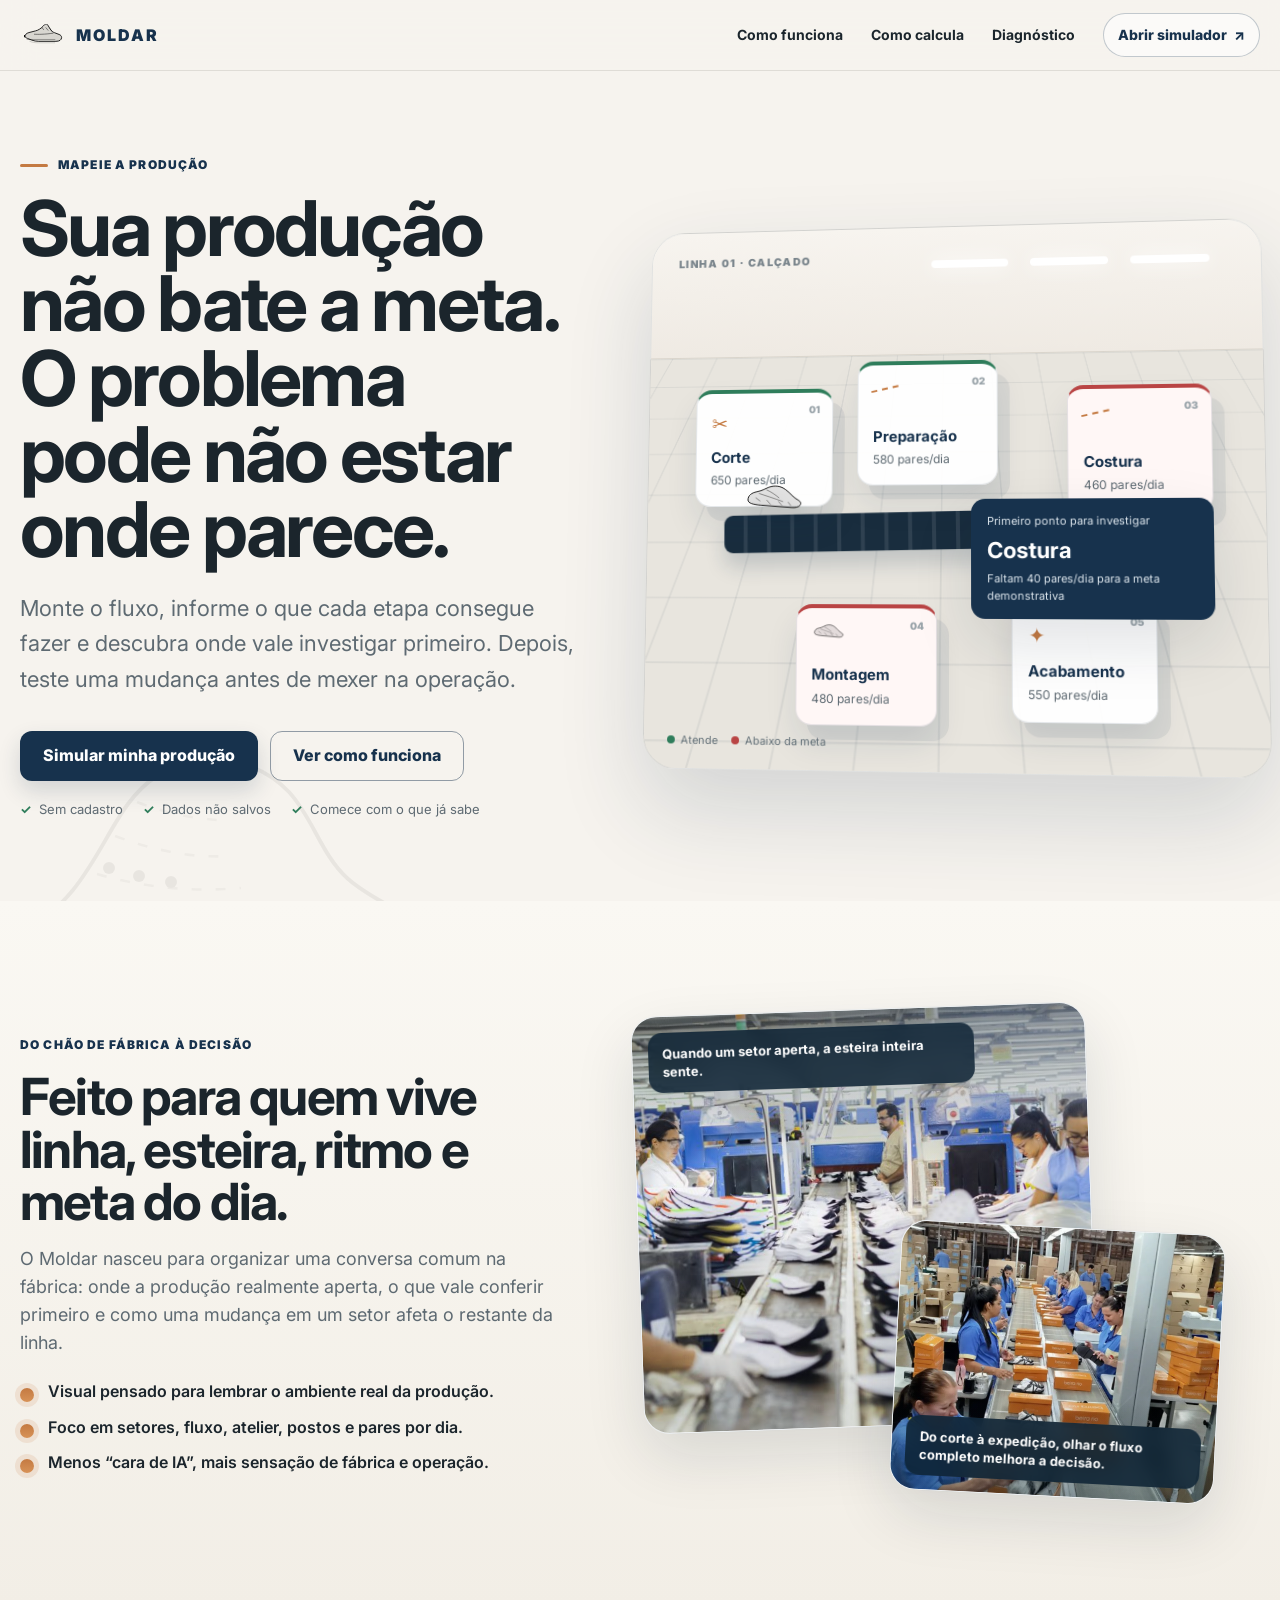
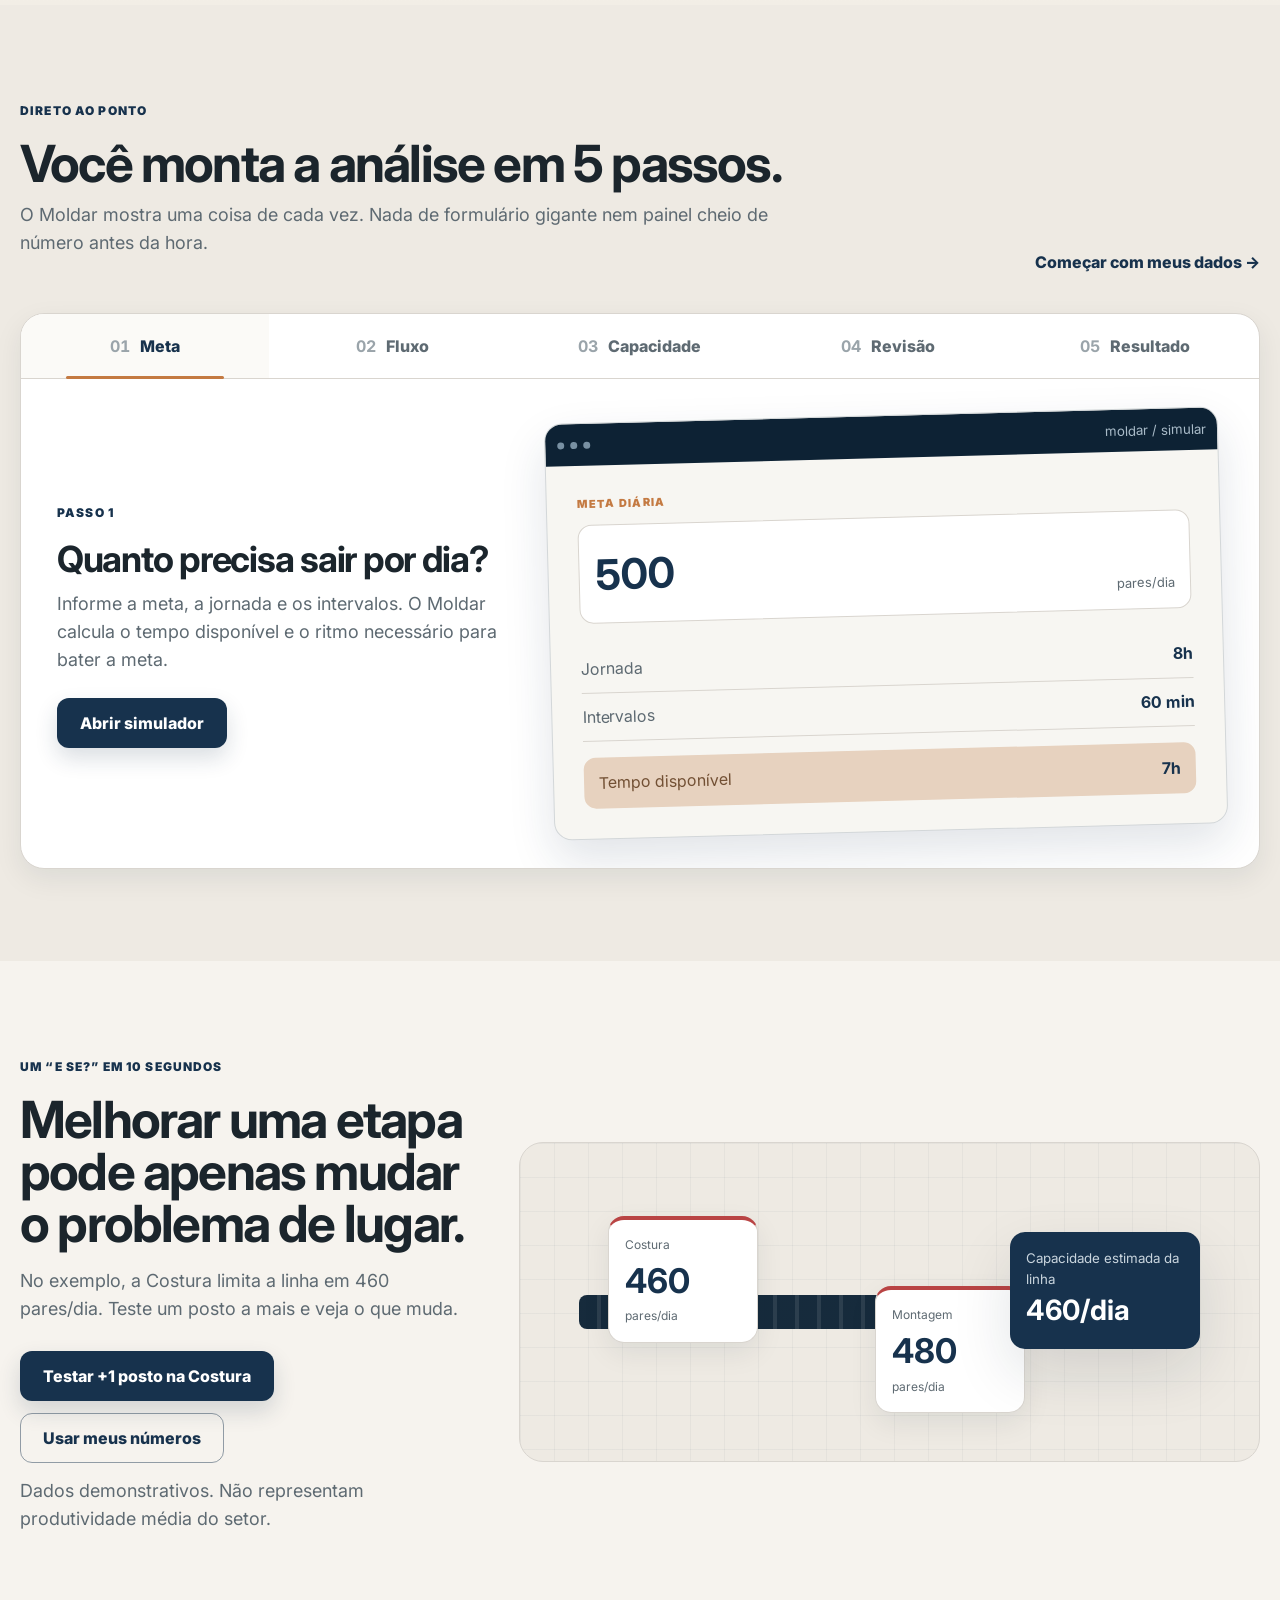
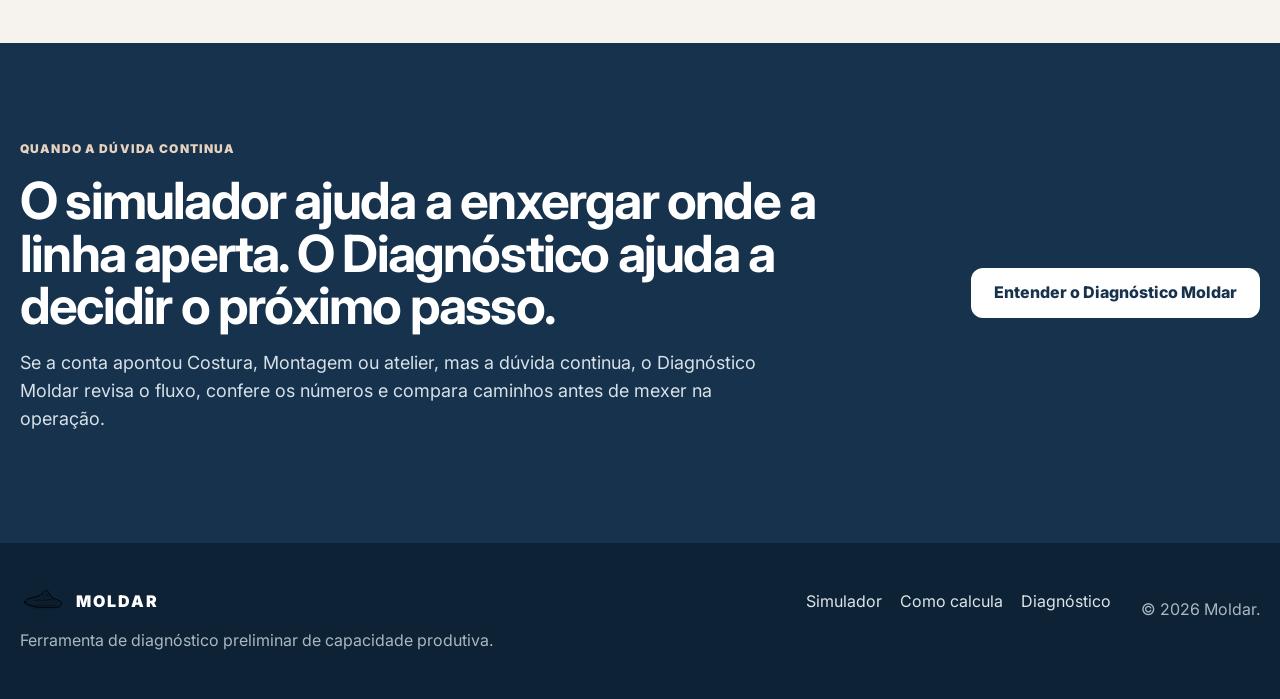
<file: index.html>
<!doctype html>
<html lang="pt-BR">
<head>
  <meta charset="utf-8">
  <meta name="viewport" content="width=device-width, initial-scale=1">
  <title>Moldar | Simulador de Capacidade Produtiva e Gargalos</title>
  <meta name="description" content="Monte sua linha de produção, compare capacidade e meta e teste cenários com o Moldar. Simulador com foco inicial na indústria calçadista.">
  <meta name="robots" content="index,follow,max-image-preview:large">
  <meta name="theme-color" content="#17324D">
  <link rel="canonical" href="https://SEU-DOMINIO.com/">
  <meta property="og:site_name" content="Moldar">
  <meta property="og:locale" content="pt_BR">
  <meta property="og:type" content="website">
  <meta property="og:title" content="Moldar | Simulador de Capacidade Produtiva e Gargalos">
  <meta property="og:description" content="Veja onde a capacidade aperta e teste cenários antes de mexer na operação.">
  <meta property="og:url" content="https://SEU-DOMINIO.com/">
  <meta property="og:image" content="https://SEU-DOMINIO.com/og-image.png">
  <meta name="twitter:card" content="summary_large_image">
  <meta name="twitter:title" content="Moldar | Simulador de Capacidade Produtiva e Gargalos">
  <meta name="twitter:description" content="Monte sua linha, compare capacidade e meta e teste cenários de produção.">
  <meta name="twitter:image" content="https://SEU-DOMINIO.com/og-image.png">
  <script type="application/ld+json">
  {
    "@context":"https://schema.org",
    "@graph":[
      {"@type":"WebSite","@id":"https://SEU-DOMINIO.com/#website","url":"https://SEU-DOMINIO.com/","name":"Moldar","inLanguage":"pt-BR"},
      {"@type":"WebPage","@id":"https://SEU-DOMINIO.com/#webpage","url":"https://SEU-DOMINIO.com/","name":"Moldar | Simulador de Capacidade Produtiva e Gargalos","description":"Monte sua linha de produção, compare capacidade e meta e teste cenários com o Moldar.","inLanguage":"pt-BR","isPartOf":{"@id":"https://SEU-DOMINIO.com/#website"}},
      {"@type":"WebApplication","@id":"https://SEU-DOMINIO.com/#app","name":"Moldar","url":"https://SEU-DOMINIO.com/simular/","description":"Simulador de capacidade produtiva para comparar etapas de uma linha de produção com a meta diária e testar cenários.","applicationCategory":"BusinessApplication","operatingSystem":"Web","inLanguage":"pt-BR","isAccessibleForFree":true,"offers":{"@type":"Offer","price":"0","priceCurrency":"BRL"}}
    ]
  }
  </script>
  <link rel="preconnect" href="https://fonts.googleapis.com">
  <link rel="preconnect" href="https://fonts.gstatic.com" crossorigin>
  <link rel="stylesheet" href="https://fonts.googleapis.com/css2?family=Inter:wght@400;500;600;700;800;900&display=swap">
  <link rel="stylesheet" href="./assets/css/styles.css">
  <script src="./assets/js/main.js" defer></script>
</head>
<body>
  <header class="site-header" data-header>
    <div class="container header-inner">
      <a class="brand" href="./index.html" aria-label="Moldar - início">
        <span class="brand-sole" aria-hidden="true"><img src="./assets/svg/brand-shoe.svg" alt=""></span>
        <span>MOLDAR</span>
      </a>
      <button class="menu-toggle" type="button" aria-controls="site-nav" aria-expanded="false" aria-label="Abrir menu"><span></span></button>
      <nav class="site-nav" id="site-nav" aria-label="Principal">
        <a href="#como-funciona">Como funciona</a>
        <a href="./metodologia/index.html">Como calcula</a>
        <a href="./diagnostico/index.html">Diagnóstico</a>
        <a class="nav-cta" href="./simular/index.html">Abrir simulador <span aria-hidden="true">↗</span></a>
      </nav>
    </div>
  </header>

  <main>
    <section class="home-hero">
      <div class="hero-blueprint" aria-hidden="true"><img src="./assets/svg/upper.svg" alt=""></div>
      <div class="container hero-grid">
        <div class="hero-copy reveal is-visible">
          <div class="eyebrow"><span class="eyebrow-line"></span><span data-word-rotator>MAPEIE A PRODUÇÃO</span></div>
          <h1>Sua produção não bate a meta. O problema pode não estar onde parece.</h1>
          <p class="lead">Monte o fluxo, informe o que cada etapa consegue fazer e descubra onde vale investigar primeiro. Depois, teste uma mudança antes de mexer na operação.</p>
          <div class="hero-actions">
            <a class="btn btn-primary" href="./simular/index.html">Simular minha produção</a>
            <a class="btn btn-secondary" href="#como-funciona">Ver como funciona</a>
          </div>
          <div class="hero-proof" aria-label="Características do Moldar">
            <span><b>✓</b> Sem cadastro</span>
            <span><b>✓</b> Dados não salvos</span>
            <span><b>✓</b> Comece com o que já sabe</span>
          </div>
        </div>

        <div class="factory-hero reveal is-visible" data-factory-hero aria-label="Representação visual de uma linha de produção de calçados">
          <div class="factory-room">
            <div class="factory-wall">
              <span class="wall-label">LINHA 01 · CALÇADO</span>
              <span class="wall-light l1"></span><span class="wall-light l2"></span><span class="wall-light l3"></span>
            </div>
            <div class="factory-floor-grid"></div>
            <div class="conveyor conveyor-main"><span class="belt-slats"></span></div>
            <div class="moving-part" aria-hidden="true"><img src="./assets/svg/outsole.svg" alt=""></div>

            <article class="factory-cell cell-cut is-ok">
              <span class="cell-number">01</span><span class="cell-icon" aria-hidden="true">✂</span>
              <strong>Corte</strong><small>650 pares/dia</small>
            </article>
            <article class="factory-cell cell-prep is-ok">
              <span class="cell-number">02</span><span class="cell-icon stitch" aria-hidden="true"></span>
              <strong>Preparação</strong><small>580 pares/dia</small>
            </article>
            <article class="factory-cell cell-sew is-low">
              <span class="cell-number">03</span><span class="cell-icon stitch" aria-hidden="true"></span>
              <strong>Costura</strong><small>460 pares/dia</small>
            </article>
            <article class="factory-cell cell-assembly is-low">
              <span class="cell-number">04</span><span class="cell-icon last" aria-hidden="true"><img src="./assets/svg/outsole.svg" alt=""></span>
              <strong>Montagem</strong><small>480 pares/dia</small>
            </article>
            <article class="factory-cell cell-finish is-ok">
              <span class="cell-number">05</span><span class="cell-icon spark" aria-hidden="true">✦</span>
              <strong>Acabamento</strong><small>550 pares/dia</small>
            </article>

            <div class="factory-alert">
              <span>Primeiro ponto para investigar</span>
              <strong>Costura</strong>
              <small>Faltam 40 pares/dia para a meta demonstrativa</small>
            </div>
            <div class="factory-legend"><span><i class="dot ok"></i> Atende</span><span><i class="dot low"></i> Abaixo da meta</span></div>
          </div>
        </div>
      </div>
    </section>

    <section class="section factory-story-section">
      <div class="container factory-story-grid reveal">
        <div class="factory-story-copy">
          <span class="eyebrow">DO CHÃO DE FÁBRICA À DECISÃO</span>
          <h2>Feito para quem vive linha, esteira, ritmo e meta do dia.</h2>
          <p>O Moldar nasceu para organizar uma conversa comum na fábrica: onde a produção realmente aperta, o que vale conferir primeiro e como uma mudança em um setor afeta o restante da linha.</p>
          <ul class="factory-story-list">
            <li>Visual pensado para lembrar o ambiente real da produção.</li>
            <li>Foco em setores, fluxo, atelier, postos e pares por dia.</li>
            <li>Menos “cara de IA”, mais sensação de fábrica e operação.</li>
          </ul>
        </div>
        <div class="factory-photo-stack" aria-label="Referência visual de fábrica de calçados">
          <figure class="factory-photo-card photo-primary">
            <img src="./assets/images/factory-line.png" alt="Linha de produção de calçados com operadores de uniforme azul trabalhando ao redor de uma esteira com pares sendo movimentados">
            <figcaption>Quando um setor aperta, a esteira inteira sente.</figcaption>
          </figure>
          <figure class="factory-photo-card photo-secondary">
            <img src="./assets/images/factory-packing.png" alt="Equipe de produção em fábrica de calçados embalando pares em caixas laranja ao longo de uma linha de expedição">
            <figcaption>Do corte à expedição, olhar o fluxo completo melhora a decisão.</figcaption>
          </figure>
        </div>
      </div>
    </section>

    <section class="section section-surface" id="como-funciona">
      <div class="container">
        <div class="section-heading reveal">
          <div>
            <span class="eyebrow">DIRETO AO PONTO</span>
            <h2>Você monta a análise em 5 passos.</h2>
            <p>O Moldar mostra uma coisa de cada vez. Nada de formulário gigante nem painel cheio de número antes da hora.</p>
          </div>
          <a class="text-link" href="./simular/index.html">Começar com meus dados <span aria-hidden="true">→</span></a>
        </div>

        <div class="how-interactive reveal" data-how>
          <div class="how-nav" role="tablist" aria-label="Etapas do simulador">
            <button class="how-tab is-active" type="button" role="tab" aria-selected="true" data-how-tab="0"><b>01</b><span>Meta</span></button>
            <button class="how-tab" type="button" role="tab" aria-selected="false" data-how-tab="1"><b>02</b><span>Fluxo</span></button>
            <button class="how-tab" type="button" role="tab" aria-selected="false" data-how-tab="2"><b>03</b><span>Capacidade</span></button>
            <button class="how-tab" type="button" role="tab" aria-selected="false" data-how-tab="3"><b>04</b><span>Revisão</span></button>
            <button class="how-tab" type="button" role="tab" aria-selected="false" data-how-tab="4"><b>05</b><span>Resultado</span></button>
          </div>
          <div class="how-stage">
            <div class="how-copy" aria-live="polite">
              <span class="eyebrow" data-how-kicker>PASSO 1</span>
              <h3 data-how-title>Quanto precisa sair por dia?</h3>
              <p data-how-text>Informe a meta, a jornada e os intervalos. O Moldar calcula o tempo disponível e o ritmo necessário para bater a meta.</p>
              <a class="btn btn-primary" href="./simular/index.html">Abrir simulador</a>
            </div>
            <div class="how-visual" data-how-visual aria-hidden="true">
              <div class="mock-window">
                <div class="mock-top"><span></span><span></span><span></span><small>moldar / simular</small></div>
                <div class="mock-content" data-how-mock>
                  <div class="mock-label">META DIÁRIA</div>
                  <div class="mock-input"><strong>500</strong><span>pares/dia</span></div>
                  <div class="mock-row"><span>Jornada</span><b>8h</b></div>
                  <div class="mock-row"><span>Intervalos</span><b>60 min</b></div>
                  <div class="mock-output">Tempo disponível <b>7h</b></div>
                </div>
              </div>
            </div>
          </div>
        </div>
      </div>
    </section>

    <section class="section example-section">
      <div class="container example-grid reveal" data-home-demo>
        <div class="example-copy">
          <span class="eyebrow">UM “E SE?” EM 10 SEGUNDOS</span>
          <h2>Melhorar uma etapa pode apenas mudar o problema de lugar.</h2>
          <p>No exemplo, a Costura limita a linha em 460 pares/dia. Teste um posto a mais e veja o que muda.</p>
          <div class="cta-row">
            <button class="btn btn-primary" type="button" data-demo-open>Testar +1 posto na Costura</button>
            <a class="btn btn-secondary" href="./simular/index.html">Usar meus números</a>
          </div>
          <p class="micro">Dados demonstrativos. Não representam produtividade média do setor.</p>
        </div>
        <div class="example-conveyor" aria-label="Exemplo demonstrativo de mudança de limitação">
          <div class="example-track"><span class="example-part"><img src="./assets/svg/outsole.svg" alt=""></span></div>
          <article class="example-node low"><span>Costura</span><strong>460</strong><small>pares/dia</small></article>
          <article class="example-node low softer"><span>Montagem</span><strong>480</strong><small>pares/dia</small></article>
          <div class="example-result"><small>Capacidade estimada da linha</small><strong>460/dia</strong></div>
        </div>
      </div>
    </section>

    <section class="section diagnosis-teaser">
      <div class="container diagnosis-teaser-inner reveal">
        <div>
          <span class="eyebrow light">QUANDO A DÚVIDA CONTINUA</span>
          <h2>O simulador ajuda a enxergar onde a linha aperta. O Diagnóstico ajuda a decidir o próximo passo.</h2>
          <p>Se a conta apontou Costura, Montagem ou atelier, mas a dúvida continua, o Diagnóstico Moldar revisa o fluxo, confere os números e compara caminhos antes de mexer na operação.</p>
        </div>
        <a class="btn btn-light" href="./diagnostico/index.html">Entender o Diagnóstico Moldar</a>
      </div>
    </section>
  </main>

  <footer class="footer">
    <div class="container footer-grid">
      <div><a class="brand footer-brand" href="./index.html"><span class="brand-sole" aria-hidden="true"><img src="./assets/svg/brand-shoe.svg" alt=""></span><span>MOLDAR</span></a><p>Ferramenta de diagnóstico preliminar de capacidade produtiva.</p></div>
      <nav class="footer-nav" aria-label="Rodapé"><a href="./simular/index.html">Simulador</a><a href="./metodologia/index.html">Como calcula</a><a href="./diagnostico/index.html">Diagnóstico</a></nav>
      <p>© <span data-current-year>2026</span> Moldar.</p>
    </div>
  </footer>

  <div class="modal" id="home-demo-modal" hidden>
    <div class="modal-backdrop" data-modal-close></div>
    <section class="modal-card scenario-explain" role="dialog" aria-modal="true" aria-labelledby="home-demo-title">
      <button class="modal-close" type="button" aria-label="Fechar" data-modal-close>×</button>
      <span class="eyebrow">O QUE ACONTECEU?</span>
      <h2 id="home-demo-title">A Costura melhora. A limitação muda.</h2>
      <div class="scenario-before-after">
        <div><small>Costura</small><strong><span>460</span><i>→</i><span class="good">575</span></strong><em>pares/dia</em></div>
        <div><small>Capacidade da linha</small><strong><span>460</span><i>→</i><span class="warn">480</span></strong><em>pares/dia</em></div>
      </div>
      <div class="scenario-story">
        <p><b>1.</b> A Costura deixa de ser a menor capacidade.</p>
        <p><b>2.</b> A Montagem, com 480 pares/dia, passa a limitar a linha.</p>
        <p><b>3.</b> A linha melhora só 20 pares/dia — não os 115 pares adicionados à Costura.</p>
      </div>
      <div class="scenario-conclusion"><span>Conclusão</span><strong>Melhorar um setor isoladamente pode apenas deslocar o ponto de atenção.</strong></div>
      <div class="modal-actions"><button class="btn btn-secondary" type="button" data-modal-close>Entendi</button><a class="btn btn-primary" href="./simular/index.html">Testar minha produção</a></div>
    </section>
  </div>
</body>
</html>
</file>
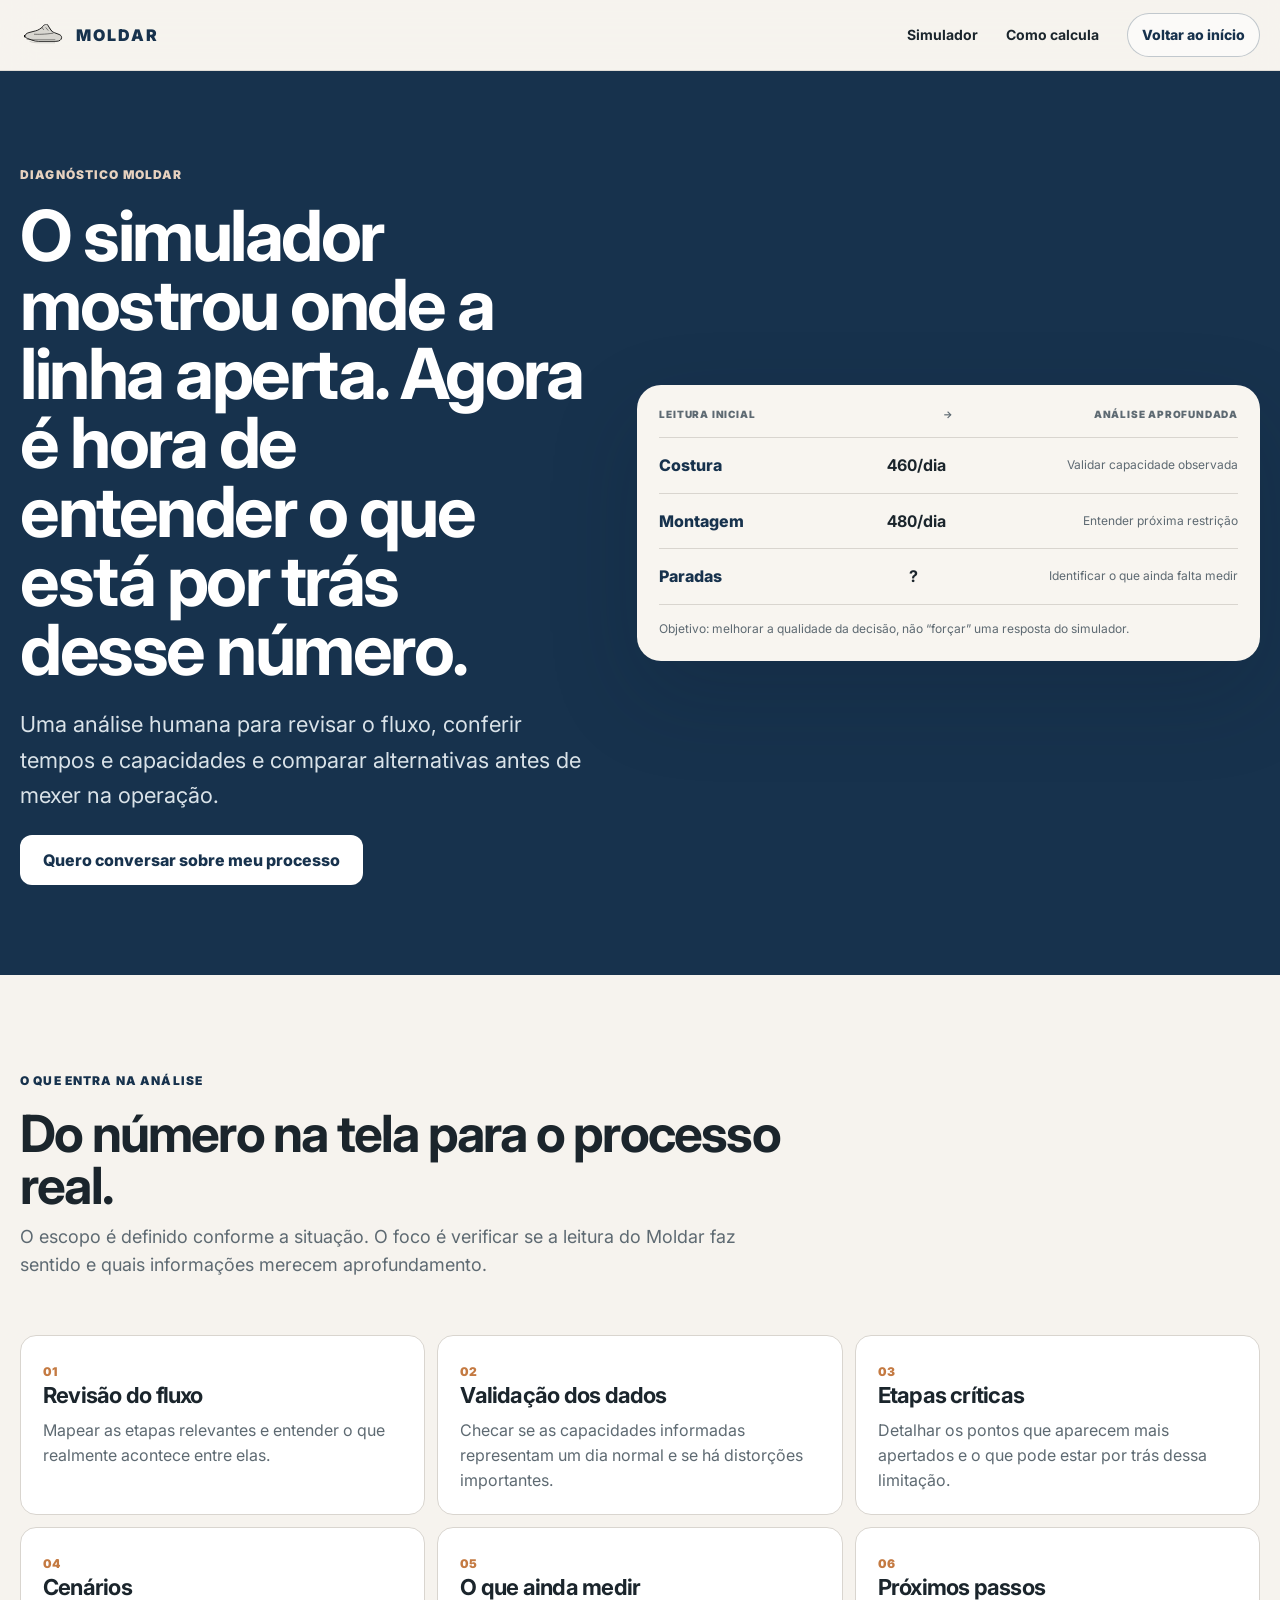
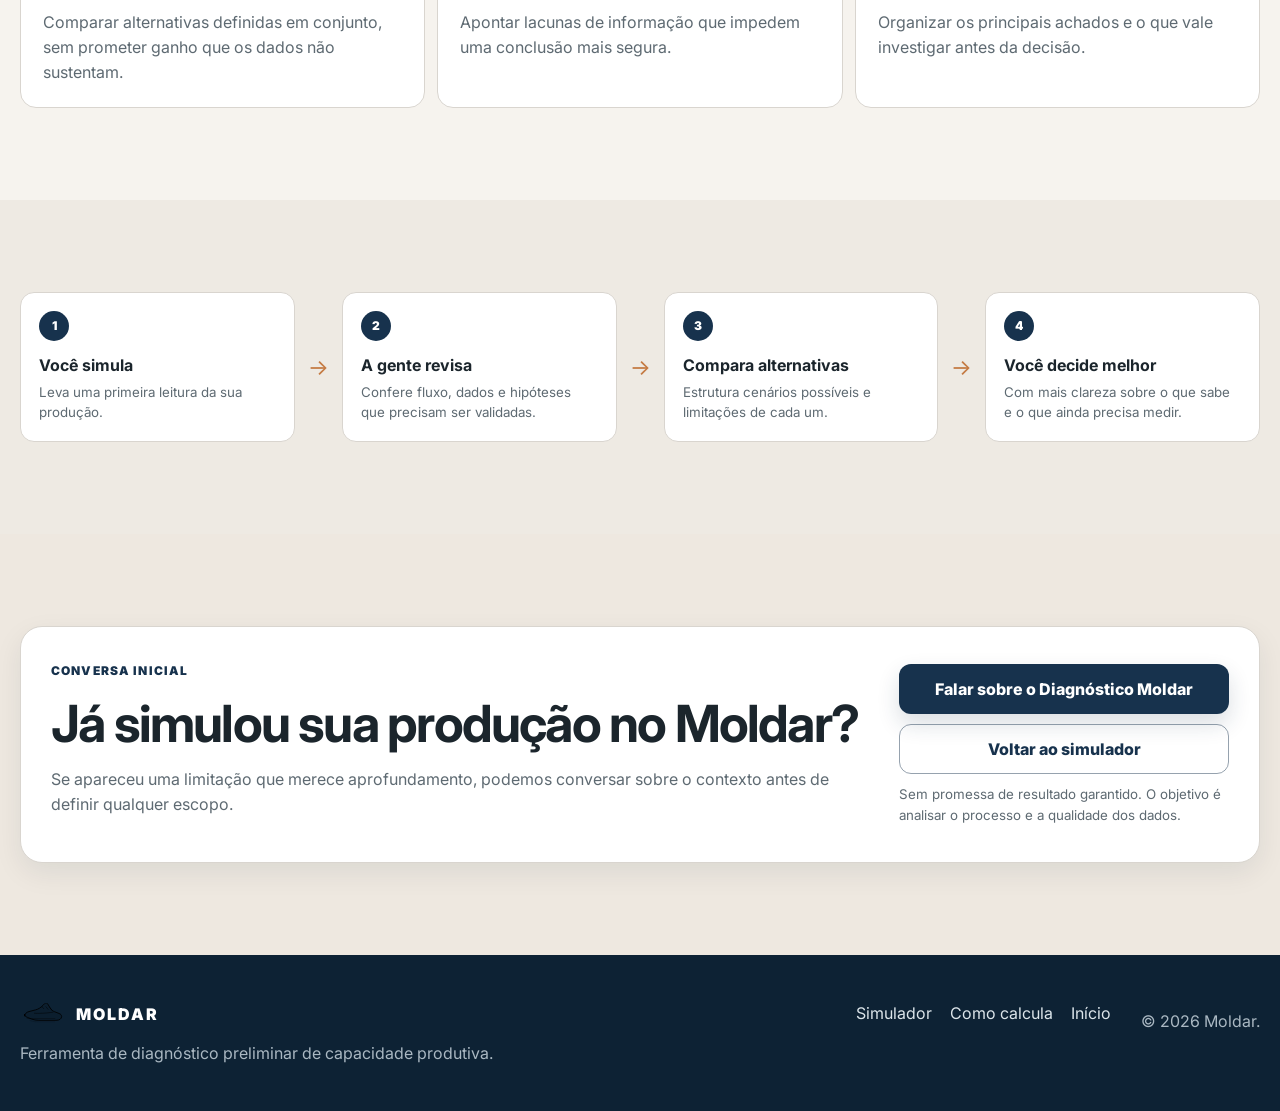
<file: diagnostico/index.html>
<!doctype html>
<html lang="pt-BR">
<head>
  <meta charset="utf-8">
  <meta name="viewport" content="width=device-width, initial-scale=1">
  <title>Diagnóstico Moldar | Análise de Capacidade e Fluxo</title>
  <meta name="description" content="Aprofunde a leitura do simulador com uma análise de fluxo, validação de dados e comparação de cenários produtivos.">
  <meta name="robots" content="index,follow,max-image-preview:large">
  <meta name="theme-color" content="#17324D">
  <link rel="canonical" href="https://SEU-DOMINIO.com/diagnostico/">
  <link rel="preconnect" href="https://fonts.googleapis.com">
  <link rel="preconnect" href="https://fonts.gstatic.com" crossorigin>
  <link rel="stylesheet" href="https://fonts.googleapis.com/css2?family=Inter:wght@400;500;600;700;800;900&display=swap">
  <link rel="stylesheet" href="../assets/css/styles.css">
  <script src="../assets/js/main.js" defer></script>
</head>
<body>
  <header class="site-header">
    <div class="container header-inner">
      <a class="brand" href="../index.html"><span class="brand-sole" aria-hidden="true"><img src="../assets/svg/brand-shoe.svg" alt=""></span><span>MOLDAR</span></a>
      <nav class="simple-nav"><a href="../simular/index.html">Simulador</a><a href="../metodologia/index.html">Como calcula</a><a class="nav-cta" href="../index.html">Voltar ao início</a></nav>
    </div>
  </header>

  <main>
    <section class="diagnostic-hero">
      <div class="container diagnostic-hero-grid">
        <div class="reveal is-visible"><span class="eyebrow light">DIAGNÓSTICO MOLDAR</span><h1>O simulador mostrou onde a linha aperta. Agora é hora de entender o que está por trás desse número.</h1><p class="lead light-text">Uma análise humana para revisar o fluxo, conferir tempos e capacidades e comparar alternativas antes de mexer na operação.</p><a class="btn btn-light" href="#contato">Quero conversar sobre meu processo</a></div>
        <div class="diagnostic-board reveal is-visible" aria-label="Exemplo de aprofundamento do diagnóstico">
          <div class="diag-board-head"><span>LEITURA INICIAL</span><b>→</b><span>ANÁLISE APROFUNDADA</span></div>
          <div class="diag-board-row"><span>Costura</span><strong>460/dia</strong><em>Validar capacidade observada</em></div>
          <div class="diag-board-row"><span>Montagem</span><strong>480/dia</strong><em>Entender próxima restrição</em></div>
          <div class="diag-board-row"><span>Paradas</span><strong>?</strong><em>Identificar o que ainda falta medir</em></div>
          <div class="diag-board-foot">Objetivo: melhorar a qualidade da decisão, não “forçar” uma resposta do simulador.</div>
        </div>
      </div>
    </section>

    <section class="section">
      <div class="container">
        <div class="section-heading reveal"><div><span class="eyebrow">O QUE ENTRA NA ANÁLISE</span><h2>Do número na tela para o processo real.</h2><p>O escopo é definido conforme a situação. O foco é verificar se a leitura do Moldar faz sentido e quais informações merecem aprofundamento.</p></div></div>
        <div class="deliverable-grid reveal">
          <article><span>01</span><h3>Revisão do fluxo</h3><p>Mapear as etapas relevantes e entender o que realmente acontece entre elas.</p></article>
          <article><span>02</span><h3>Validação dos dados</h3><p>Checar se as capacidades informadas representam um dia normal e se há distorções importantes.</p></article>
          <article><span>03</span><h3>Etapas críticas</h3><p>Detalhar os pontos que aparecem mais apertados e o que pode estar por trás dessa limitação.</p></article>
          <article><span>04</span><h3>Cenários</h3><p>Comparar alternativas definidas em conjunto, sem prometer ganho que os dados não sustentam.</p></article>
          <article><span>05</span><h3>O que ainda medir</h3><p>Apontar lacunas de informação que impedem uma conclusão mais segura.</p></article>
          <article><span>06</span><h3>Próximos passos</h3><p>Organizar os principais achados e o que vale investigar antes da decisão.</p></article>
        </div>
      </div>
    </section>

    <section class="section section-surface">
      <div class="container process-band reveal">
        <div><span>1</span><b>Você simula</b><small>Leva uma primeira leitura da sua produção.</small></div>
        <i>→</i>
        <div><span>2</span><b>A gente revisa</b><small>Confere fluxo, dados e hipóteses que precisam ser validadas.</small></div>
        <i>→</i>
        <div><span>3</span><b>Compara alternativas</b><small>Estrutura cenários possíveis e limitações de cada um.</small></div>
        <i>→</i>
        <div><span>4</span><b>Você decide melhor</b><small>Com mais clareza sobre o que sabe e o que ainda precisa medir.</small></div>
      </div>
    </section>

    <section class="section contact-section" id="contato">
      <div class="container contact-card reveal">
        <div><span class="eyebrow">CONVERSA INICIAL</span><h2>Já simulou sua produção no Moldar?</h2><p>Se apareceu uma limitação que merece aprofundamento, podemos conversar sobre o contexto antes de definir qualquer escopo.</p></div>
        <div class="contact-actions"><a class="btn btn-primary" data-wa href="#">Falar sobre o Diagnóstico Moldar</a><a class="btn btn-secondary" href="../simular/index.html">Voltar ao simulador</a><small>Sem promessa de resultado garantido. O objetivo é analisar o processo e a qualidade dos dados.</small></div>
      </div>
    </section>
  </main>

  <footer class="footer"><div class="container footer-grid"><div><a class="brand footer-brand" href="../index.html"><span class="brand-sole" aria-hidden="true"><img src="../assets/svg/brand-shoe.svg" alt=""></span><span>MOLDAR</span></a><p>Ferramenta de diagnóstico preliminar de capacidade produtiva.</p></div><nav class="footer-nav"><a href="../simular/index.html">Simulador</a><a href="../metodologia/index.html">Como calcula</a><a href="../index.html">Início</a></nav><p>© <span data-current-year>2026</span> Moldar.</p></div></footer>
</body>
</html>
</file>
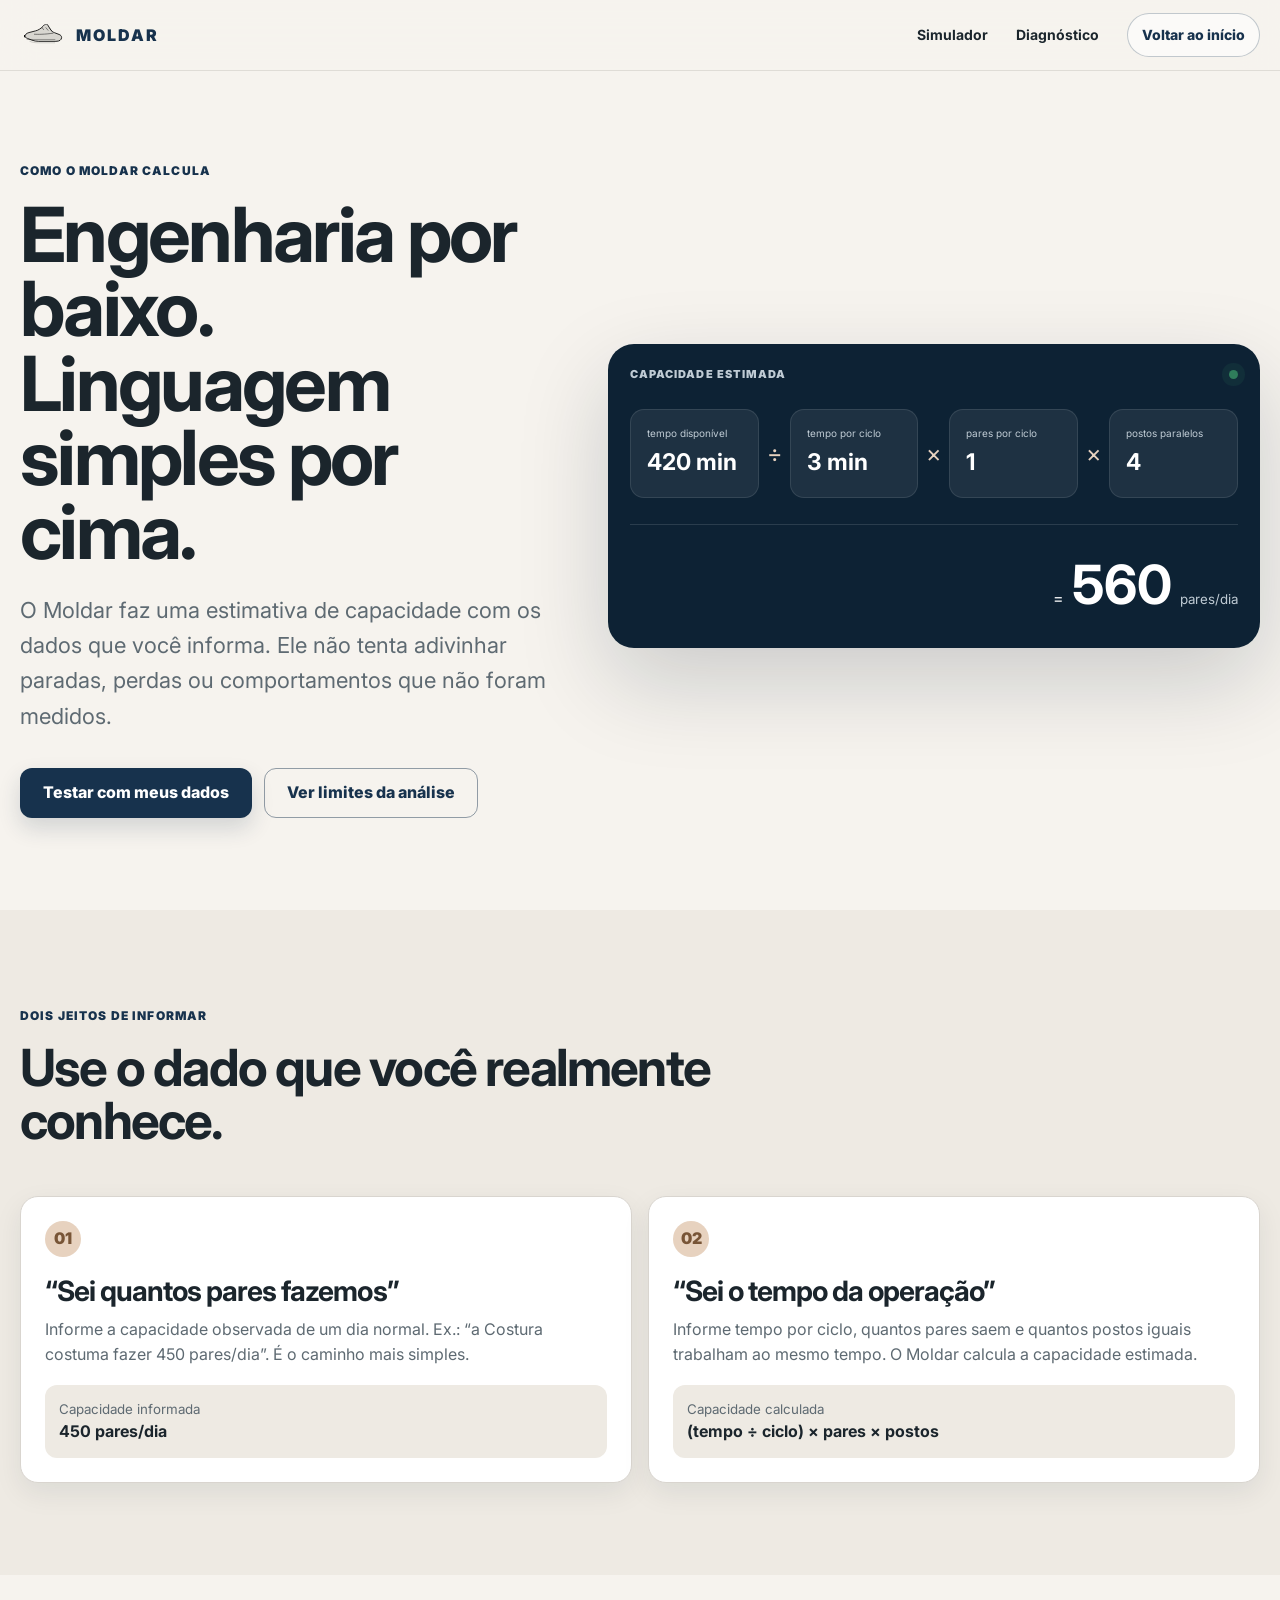
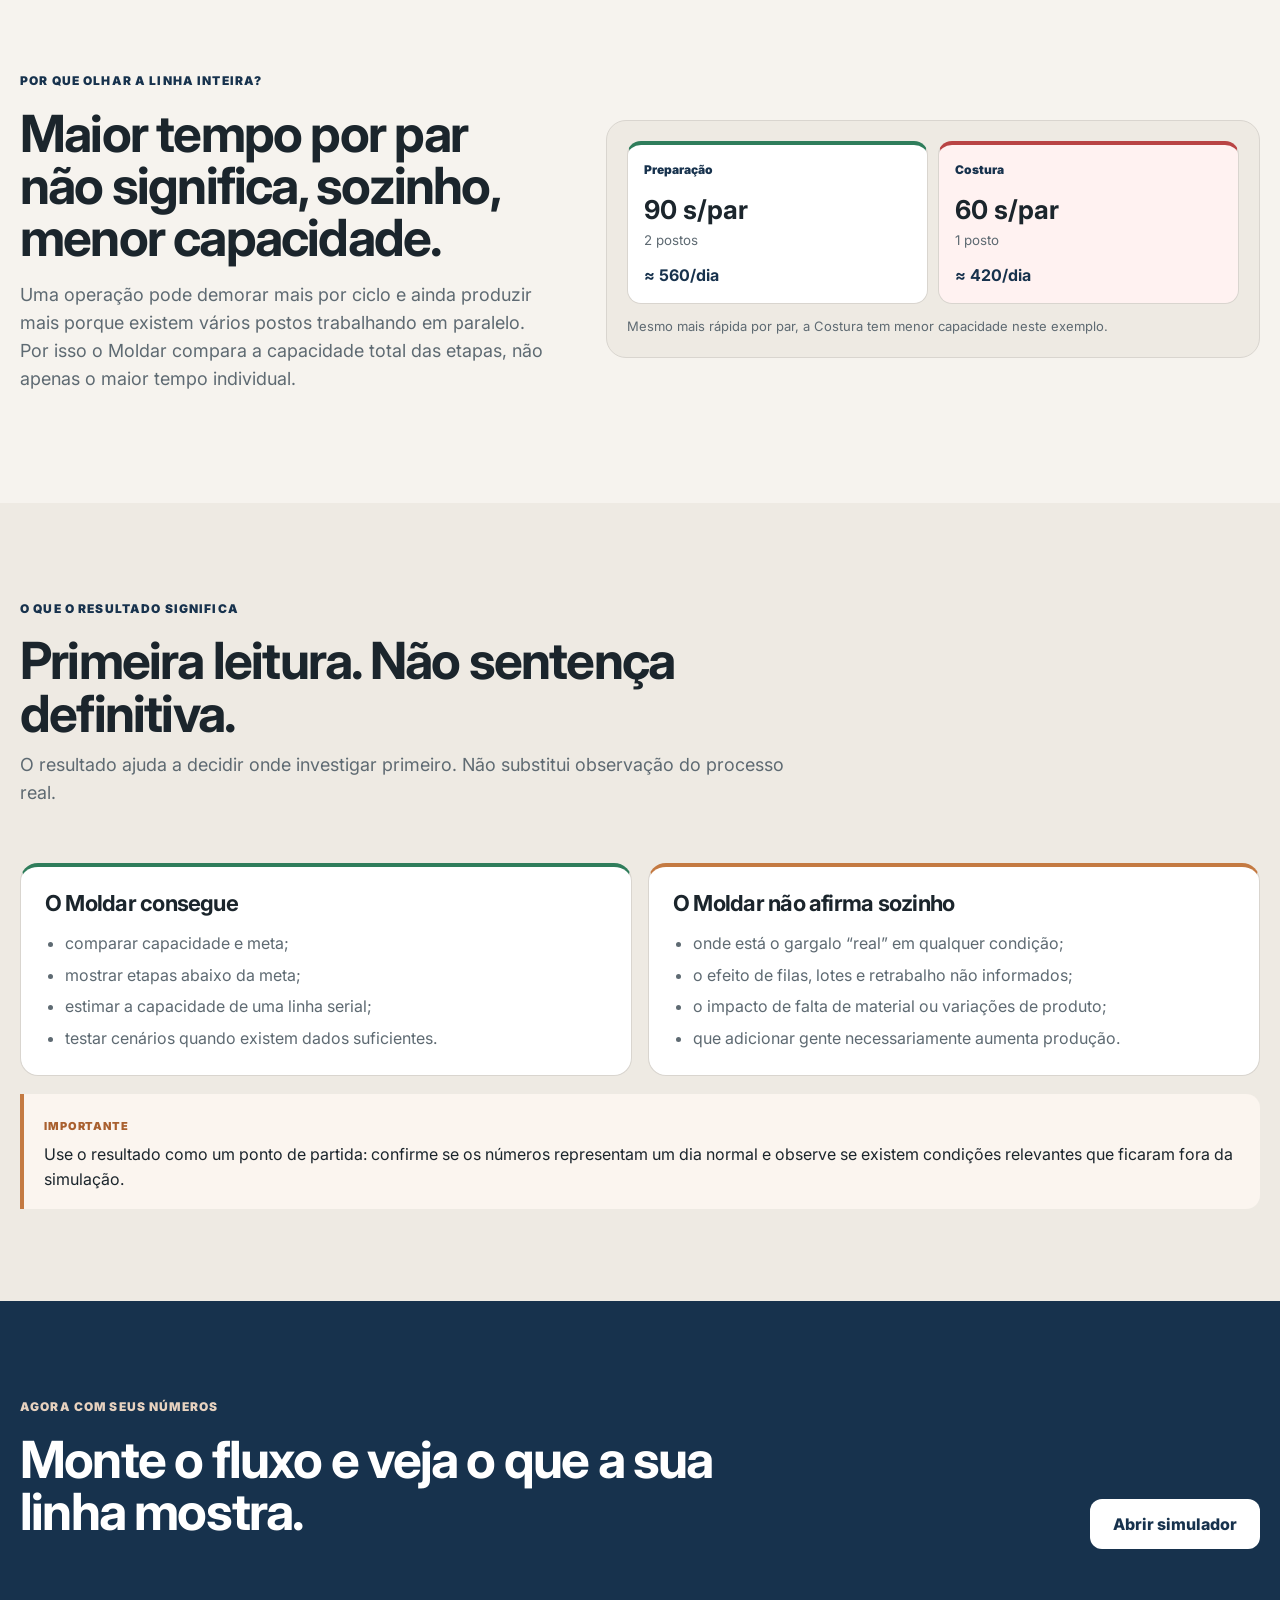
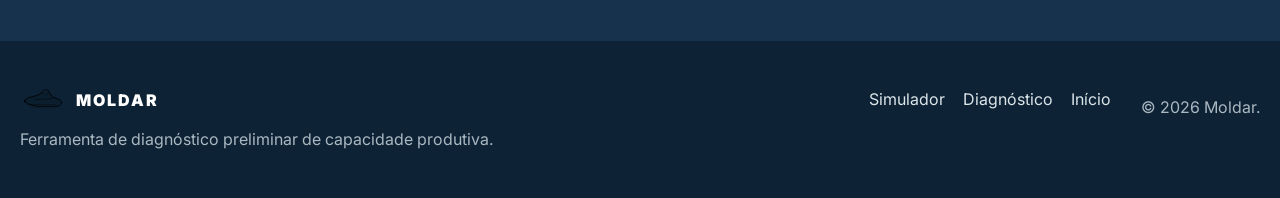
<file: metodologia/index.html>
<!doctype html>
<html lang="pt-BR">
<head>
  <meta charset="utf-8">
  <meta name="viewport" content="width=device-width, initial-scale=1">
  <title>Como o Moldar calcula a capacidade | Metodologia</title>
  <meta name="description" content="Entenda de forma simples como o Moldar estima a capacidade produtiva, compara etapas com a meta e quais são os limites da análise.">
  <meta name="robots" content="index,follow,max-image-preview:large">
  <meta name="theme-color" content="#17324D">
  <link rel="canonical" href="https://SEU-DOMINIO.com/metodologia/">
  <link rel="preconnect" href="https://fonts.googleapis.com">
  <link rel="preconnect" href="https://fonts.gstatic.com" crossorigin>
  <link rel="stylesheet" href="https://fonts.googleapis.com/css2?family=Inter:wght@400;500;600;700;800;900&display=swap">
  <link rel="stylesheet" href="../assets/css/styles.css">
  <script src="../assets/js/main.js" defer></script>
</head>
<body>
  <header class="site-header">
    <div class="container header-inner">
      <a class="brand" href="../index.html"><span class="brand-sole" aria-hidden="true"><img src="../assets/svg/brand-shoe.svg" alt=""></span><span>MOLDAR</span></a>
      <nav class="simple-nav" aria-label="Metodologia"><a href="../simular/index.html">Simulador</a><a href="../diagnostico/index.html">Diagnóstico</a><a class="nav-cta" href="../index.html">Voltar ao início</a></nav>
    </div>
  </header>

  <main>
    <section class="method-hero">
      <div class="container method-hero-grid">
        <div class="reveal is-visible">
          <span class="eyebrow">COMO O MOLDAR CALCULA</span>
          <h1>Engenharia por baixo. Linguagem simples por cima.</h1>
          <p class="lead">O Moldar faz uma estimativa de capacidade com os dados que você informa. Ele não tenta adivinhar paradas, perdas ou comportamentos que não foram medidos.</p>
          <div class="hero-actions"><a class="btn btn-primary" href="../simular/index.html">Testar com meus dados</a><a class="btn btn-secondary" href="#limites">Ver limites da análise</a></div>
        </div>
        <div class="formula-machine reveal is-visible" aria-label="Fórmula simplificada de capacidade">
          <div class="formula-machine-top"><span>CAPACIDADE ESTIMADA</span><i></i></div>
          <div class="formula-machine-body">
            <div class="formula-piece"><small>tempo disponível</small><strong>420 min</strong></div>
            <span class="formula-op">÷</span>
            <div class="formula-piece"><small>tempo por ciclo</small><strong>3 min</strong></div>
            <span class="formula-op">×</span>
            <div class="formula-piece"><small>pares por ciclo</small><strong>1</strong></div>
            <span class="formula-op">×</span>
            <div class="formula-piece"><small>postos paralelos</small><strong>4</strong></div>
          </div>
          <div class="formula-output"><span>=</span><strong>560</strong><small>pares/dia</small></div>
        </div>
      </div>
    </section>

    <section class="section section-surface">
      <div class="container">
        <div class="section-heading reveal"><div><span class="eyebrow">DOIS JEITOS DE INFORMAR</span><h2>Use o dado que você realmente conhece.</h2></div></div>
        <div class="method-grid reveal">
          <article class="method-card"><span class="method-number">01</span><h3>“Sei quantos pares fazemos”</h3><p>Informe a capacidade observada de um dia normal. Ex.: “a Costura costuma fazer 450 pares/dia”. É o caminho mais simples.</p><div class="method-example"><small>Capacidade informada</small><strong>450 pares/dia</strong></div></article>
          <article class="method-card"><span class="method-number">02</span><h3>“Sei o tempo da operação”</h3><p>Informe tempo por ciclo, quantos pares saem e quantos postos iguais trabalham ao mesmo tempo. O Moldar calcula a capacidade estimada.</p><div class="method-example"><small>Capacidade calculada</small><strong>(tempo ÷ ciclo) × pares × postos</strong></div></article>
        </div>
      </div>
    </section>

    <section class="section">
      <div class="container method-story reveal">
        <div>
          <span class="eyebrow">POR QUE OLHAR A LINHA INTEIRA?</span>
          <h2>Maior tempo por par não significa, sozinho, menor capacidade.</h2>
          <p>Uma operação pode demorar mais por ciclo e ainda produzir mais porque existem vários postos trabalhando em paralelo. Por isso o Moldar compara a capacidade total das etapas, não apenas o maior tempo individual.</p>
        </div>
        <div class="comparison-machine">
          <article><span>Preparação</span><strong>90 s/par</strong><small>2 postos</small><b>≈ 560/dia</b></article>
          <article class="is-critical"><span>Costura</span><strong>60 s/par</strong><small>1 posto</small><b>≈ 420/dia</b></article>
          <p>Mesmo mais rápida por par, a Costura tem menor capacidade neste exemplo.</p>
        </div>
      </div>
    </section>

    <section class="section section-surface" id="limites">
      <div class="container">
        <div class="section-heading reveal"><div><span class="eyebrow">O QUE O RESULTADO SIGNIFICA</span><h2>Primeira leitura. Não sentença definitiva.</h2><p>O resultado ajuda a decidir onde investigar primeiro. Não substitui observação do processo real.</p></div></div>
        <div class="limits-grid reveal">
          <article class="limit-card good"><h3>O Moldar consegue</h3><ul><li>comparar capacidade e meta;</li><li>mostrar etapas abaixo da meta;</li><li>estimar a capacidade de uma linha serial;</li><li>testar cenários quando existem dados suficientes.</li></ul></article>
          <article class="limit-card"><h3>O Moldar não afirma sozinho</h3><ul><li>onde está o gargalo “real” em qualquer condição;</li><li>o efeito de filas, lotes e retrabalho não informados;</li><li>o impacto de falta de material ou variações de produto;</li><li>que adicionar gente necessariamente aumenta produção.</li></ul></article>
        </div>
        <div class="method-note reveal"><span>Importante</span><p>Use o resultado como um ponto de partida: confirme se os números representam um dia normal e observe se existem condições relevantes que ficaram fora da simulação.</p></div>
      </div>
    </section>

    <section class="section section-dark compact-cta">
      <div class="container section-heading reveal"><div><span class="eyebrow light">AGORA COM SEUS NÚMEROS</span><h2>Monte o fluxo e veja o que a sua linha mostra.</h2></div><a class="btn btn-light" href="../simular/index.html">Abrir simulador</a></div>
    </section>
  </main>

  <footer class="footer"><div class="container footer-grid"><div><a class="brand footer-brand" href="../index.html"><span class="brand-sole" aria-hidden="true"><img src="../assets/svg/brand-shoe.svg" alt=""></span><span>MOLDAR</span></a><p>Ferramenta de diagnóstico preliminar de capacidade produtiva.</p></div><nav class="footer-nav"><a href="../simular/index.html">Simulador</a><a href="../diagnostico/index.html">Diagnóstico</a><a href="../index.html">Início</a></nav><p>© <span data-current-year>2026</span> Moldar.</p></div></footer>
</body>
</html>
</file>
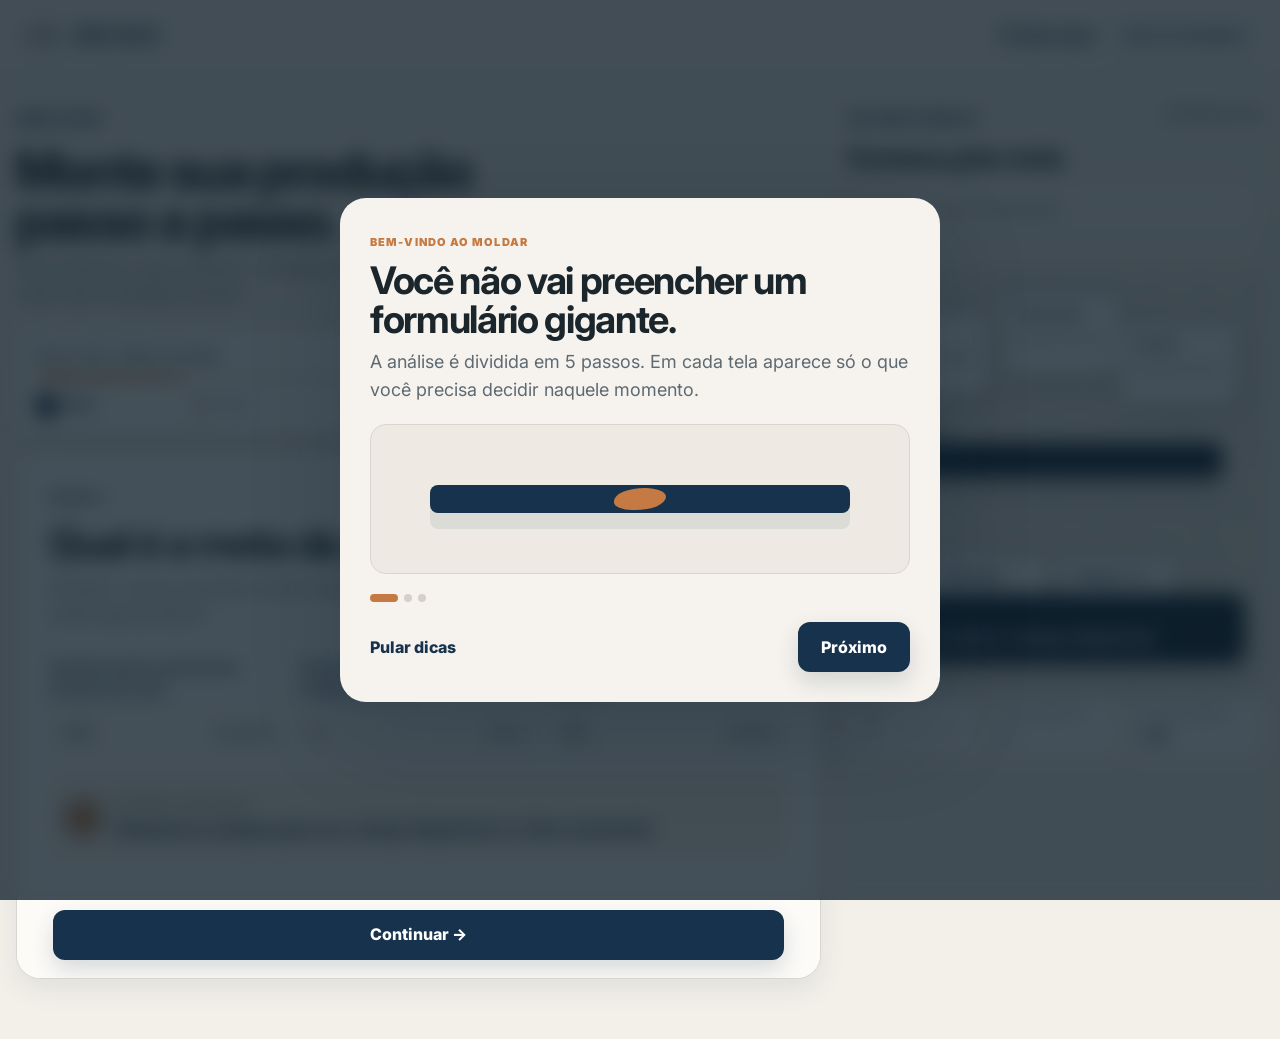
<file: simular/index.html>
<!doctype html>
<html lang="pt-BR">
<head>
  <meta charset="utf-8">
  <meta name="viewport" content="width=device-width, initial-scale=1">
  <title>Simulador de Capacidade Produtiva | Moldar</title>
  <meta name="description" content="Monte sua linha de produção em 5 passos, compare a capacidade das etapas com a meta diária e teste cenários no Moldar.">
  <meta name="robots" content="index,follow,max-image-preview:large">
  <meta name="theme-color" content="#17324D">
  <link rel="canonical" href="https://SEU-DOMINIO.com/simular/">
  <meta property="og:site_name" content="Moldar">
  <meta property="og:locale" content="pt_BR">
  <meta property="og:type" content="website">
  <meta property="og:title" content="Simulador de Capacidade Produtiva | Moldar">
  <meta property="og:description" content="Informe sua meta, monte o fluxo e veja onde a capacidade pode estar apertando.">
  <meta property="og:url" content="https://SEU-DOMINIO.com/simular/">
  <link rel="preconnect" href="https://fonts.googleapis.com">
  <link rel="preconnect" href="https://fonts.gstatic.com" crossorigin>
  <link rel="stylesheet" href="https://fonts.googleapis.com/css2?family=Inter:wght@400;500;600;700;800;900&display=swap">
  <link rel="stylesheet" href="../assets/css/styles.css">
  <script src="../assets/js/simulator.js" defer></script>
</head>
<body class="sim-page">
  <header class="sim-header">
    <div class="container sim-header-inner">
      <a class="brand" href="../index.html" aria-label="Moldar - início">
        <span class="brand-sole" aria-hidden="true"><img src="../assets/svg/brand-shoe.svg" alt=""></span><span>MOLDAR</span>
      </a>
      <div class="sim-header-actions">
        <button class="help-link" type="button" id="reopen-onboarding">? Como usar</button>
        <a class="nav-cta" href="../index.html">Sair do simulador</a>
      </div>
    </div>
  </header>

  <main class="simulator-shell" id="simulator-wizard">
    <section class="simulator-main">
      <div class="wizard-intro">
        <div>
          <span class="eyebrow">SIMULADOR</span>
          <h1>Monte sua produção passo a passo.</h1>
          <p>Você informa o que conhece. O Moldar organiza a conta e mostra onde vale investigar primeiro.</p>
        </div>
        <button class="btn btn-secondary btn-small" type="button" id="load-example">Carregar exemplo pronto</button>
      </div>

      <div class="wizard-progress-wrap">
        <div class="wizard-progress-meta">
          <span id="wizard-step-label">Passo 1 de 5 · Meta e jornada</span>
          <strong id="wizard-progress-text">20%</strong>
        </div>
        <div class="wizard-progress-track"><span id="wizard-progress-bar" style="width:20%"></span></div>
        <div class="wizard-progress-steps" aria-label="Etapas do simulador">
          <button class="wizard-progress-step is-active" type="button" data-progress-step="1" disabled><b>1</b><span>Meta</span></button>
          <button class="wizard-progress-step" type="button" data-progress-step="2" disabled><b>2</b><span>Fluxo</span></button>
          <button class="wizard-progress-step" type="button" data-progress-step="3" disabled><b>3</b><span>Capacidade</span></button>
          <button class="wizard-progress-step" type="button" data-progress-step="4" disabled><b>4</b><span>Revisão</span></button>
          <button class="wizard-progress-step" type="button" data-progress-step="5" disabled><b>5</b><span>Resultado</span></button>
        </div>
      </div>

      <section class="wizard-card" aria-live="polite">
        <div class="wizard-slide is-active" data-step-panel="1">
          <div class="wizard-panel-head">
            <div><span class="eyebrow">PASSO 1</span><h2>Qual é a meta da produção?</h2><p>Primeiro, vamos entender quanto precisa sair e quanto tempo existe para produzir.</p></div>
            <span class="tip-pill">Comece com um dia normal</span>
          </div>
          <div class="schedule-grid">
            <label class="field"><span>Quantos pares você precisa produzir por dia?</span><div class="input-with-unit"><input class="input" id="meta" type="number" min="1" step="1" inputmode="decimal" placeholder="500"><span>pares/dia</span></div></label>
            <label class="field"><span>Quantas horas a produção trabalha por dia?</span><div class="input-with-unit"><input class="input" id="hours" type="number" min="0.25" max="24" step="0.25" inputmode="decimal" placeholder="8"><span>horas</span></div></label>
            <label class="field"><span>Tempo total de intervalos nesse período</span><div class="input-with-unit"><input class="input" id="breaks" type="number" min="0" step="1" inputmode="decimal" placeholder="60"><span>minutos</span></div></label>
          </div>
          <div class="schedule-insight" id="schedule-preview">
            <span class="insight-icon" aria-hidden="true">↳</span>
            <div><small>O Moldar calcula aqui</small><strong>Preencha os campos para ver o tempo disponível e o ritmo necessário.</strong></div>
          </div>
        </div>

        <div class="wizard-slide" data-step-panel="2" hidden>
          <div class="wizard-panel-head">
            <div><span class="eyebrow">PASSO 2</span><h2>Como o par passa pela sua produção?</h2><p>Use o exemplo como ponto de partida. Mude os nomes, a ordem e as etapas até ficar parecido com a sua realidade.</p></div>
            <span class="tip-pill">Tudo é editável</span>
          </div>
          <div class="stage-editor" id="stage-editor"></div>
          <button class="add-stage-card" type="button" id="add-stage"><span>+</span><div><strong>Adicionar etapa</strong><small>Ex.: Chanfragem, Aplicação de adesivo, Embalagem...</small></div></button>
        </div>

        <div class="wizard-slide" data-step-panel="3" hidden>
          <div class="wizard-panel-head">
            <div><span class="eyebrow">PASSO 3</span><h2>Quanto cada etapa consegue fazer?</h2><p>Preencha uma etapa por vez. O preview da fábrica vai mudando enquanto você avança.</p></div>
            <span class="tip-pill" id="capacity-counter">0 de 6 completas</span>
          </div>
          <div class="capacity-step-layout">
            <nav class="capacity-stage-nav" id="capacity-stage-nav" aria-label="Etapas da produção"></nav>
            <div class="capacity-stage-editor" id="capacity-stage-editor"></div>
          </div>
        </div>

        <div class="wizard-slide" data-step-panel="4" hidden>
          <div class="wizard-panel-head">
            <div><span class="eyebrow">PASSO 4</span><h2>Confere com a sua realidade?</h2><p>Revise a meta e as capacidades antes do diagnóstico. Você pode voltar e corrigir qualquer etapa.</p></div>
            <span class="tip-pill">Última conferência</span>
          </div>
          <div id="review-content"></div>
        </div>

        <div class="wizard-slide result-slide" data-step-panel="5" hidden>
          <div id="results-content"></div>
        </div>

        <div class="validation-box" id="wizard-validation" hidden></div>
        <div class="wizard-actions">
          <button class="btn btn-secondary" type="button" id="wizard-back" hidden>← Voltar</button>
          <span></span>
          <button class="btn btn-primary" type="button" id="wizard-next">Continuar →</button>
        </div>
      </section>
    </section>

    <aside class="factory-preview-wrap" aria-label="Prévia visual da produção">
      <div class="factory-preview" id="factory-preview">
        <div class="preview-head">
          <div><span class="eyebrow">SUA MINI FÁBRICA</span><h2 id="preview-title">Comece pela meta</h2></div>
          <span class="preview-live"><i></i> atualiza ao vivo</span>
        </div>
        <div class="preview-canvas">
          <div class="preview-wall"><span>MOLDAR · LINHA DE PRODUÇÃO</span></div>
          <div class="preview-floor"></div>
          <div class="preview-conveyor"><span class="preview-belt"></span></div>
          <div class="preview-part"><img src="../assets/svg/outsole.svg" alt=""></div>
          <div class="preview-stages" id="preview-stages"></div>
          <div class="preview-status" id="preview-status">
            <small>Enquanto você preenche</small>
            <strong>o fluxo aparece aqui.</strong>
          </div>
        </div>
        <div class="preview-summary" id="preview-summary">
          <div><small>Meta</small><strong>—</strong></div>
          <div><small>Tempo disponível</small><strong>—</strong></div>
          <div><small>Etapas completas</small><strong>0/6</strong></div>
        </div>
      </div>
    </aside>
  </main>

  <div class="onboarding" id="onboarding" hidden>
    <div class="onboarding-backdrop"></div>
    <section class="onboarding-card" role="dialog" aria-modal="true" aria-labelledby="onboarding-title">
      <span class="onboarding-kicker" data-onboarding-kicker></span>
      <h2 id="onboarding-title" data-onboarding-title></h2>
      <p data-onboarding-text></p>
      <div class="onboarding-visual" data-onboarding-visual aria-hidden="true"></div>
      <div class="onboarding-dots" id="onboarding-dots" aria-hidden="true"></div>
      <div class="onboarding-actions"><button class="text-button" type="button" id="onboarding-skip">Pular dicas</button><button class="btn btn-primary" type="button" id="onboarding-next">Próximo</button></div>
    </section>
  </div>

  <div class="modal" id="scenario-modal" hidden>
    <div class="modal-backdrop" data-scenario-close></div>
    <section class="modal-card scenario-modal-card" role="dialog" aria-modal="true" aria-labelledby="scenario-modal-title">
      <button class="modal-close" type="button" aria-label="Fechar" data-scenario-close>×</button>
      <span class="eyebrow">CENÁRIO “E SE?”</span>
      <h2 id="scenario-modal-title">O que mudaria?</h2>
      <div id="scenario-modal-content"></div>
      <div class="modal-actions"><button class="btn btn-secondary" type="button" data-scenario-close>Cancelar</button><button class="btn btn-primary" type="button" id="scenario-apply">Aplicar cenário</button></div>
    </section>
  </div>

  <div class="toast" id="toast" role="status" aria-live="polite" hidden></div>
</body>
</html>
</file>
<file: assets/css/styles.css>
:root{
  --navy:#17324D;--navy-2:#10283D;--navy-3:#0D2234;
  --caramel:#C47A42;--caramel-2:#A9602F;--caramel-soft:#E7D2BF;
  --paper:#F6F3EE;--surface:#EEEAE3;--white:#FFFFFF;
  --text:#1B252C;--muted:#5E6A72;--border:#D9D5CF;
  --green:#2F7D5B;--green-soft:#EEF7F2;--amber:#C58A27;--amber-soft:#FFF6E6;--red:#B94444;--red-soft:#FFF2F1;
  --shadow-sm:0 10px 28px rgba(18,35,49,.08);--shadow:0 24px 60px rgba(18,35,49,.12);--shadow-lg:0 34px 90px rgba(12,29,43,.18);
  --radius:18px;--radius-sm:12px;--max:1240px;
}
*{box-sizing:border-box}
html{scroll-behavior:smooth;scroll-padding-top:84px}
body{margin:0;font:400 16px/1.55 Inter,system-ui,-apple-system,BlinkMacSystemFont,"Segoe UI",sans-serif;color:var(--text);background:var(--paper);-webkit-font-smoothing:antialiased;text-rendering:optimizeLegibility}
body.modal-open{overflow:hidden}
a{color:inherit}
button,input,select{font:inherit}
button{color:inherit}
img,svg{display:block;max-width:100%}
button:focus-visible,a:focus-visible,input:focus-visible,select:focus-visible,summary:focus-visible{outline:3px solid rgba(196,122,66,.48);outline-offset:3px}
[hidden]{display:none!important}
.container{width:min(calc(100% - 40px),var(--max));margin-inline:auto}
.section{padding:92px 0}.section-surface{background:var(--surface)}.section-dark{background:var(--navy);color:var(--white)}
h1,h2,h3,p{margin-top:0}h1,h2,h3{letter-spacing:-.035em}h1{font-size:clamp(48px,6vw,82px);line-height:.98;margin-bottom:24px}h2{font-size:clamp(34px,4vw,56px);line-height:1.02;margin-bottom:18px}h3{font-size:22px;line-height:1.15;margin-bottom:10px}.lead{font-size:clamp(18px,2vw,22px);line-height:1.6;color:var(--muted);max-width:700px}.light-text{color:#D9E2E8}.micro{font-size:13px;color:var(--muted)}
.eyebrow{display:inline-flex;align-items:center;gap:10px;font-size:12px;font-weight:900;letter-spacing:.095em;text-transform:uppercase;color:var(--navy);margin-bottom:16px}.eyebrow.light{color:var(--caramel-soft)}.eyebrow-line{width:28px;height:3px;background:var(--caramel);border-radius:999px}
.btn{display:inline-flex;align-items:center;justify-content:center;gap:8px;min-height:50px;padding:0 22px;border-radius:12px;border:1px solid transparent;text-decoration:none;font-weight:800;cursor:pointer;transition:transform .22s ease,background .22s ease,border-color .22s ease,color .22s ease,box-shadow .22s ease}.btn:hover{transform:translateY(-2px)}.btn-primary{background:var(--navy);color:var(--white);box-shadow:0 10px 22px rgba(23,50,77,.16)}.btn-primary:hover{background:var(--navy-2);box-shadow:0 14px 28px rgba(23,50,77,.22)}.btn-secondary{background:transparent;color:var(--navy);border-color:rgba(23,50,77,.45)}.btn-secondary:hover{background:var(--white);border-color:var(--navy)}.btn-light{background:var(--white);color:var(--navy)}.btn-light:hover{background:var(--caramel-soft)}.btn-small{min-height:42px;padding-inline:16px}.text-link,.help-link,.text-button{border:0;background:none;padding:0;color:var(--navy);font-weight:800;text-decoration:none;cursor:pointer}.text-link:hover,.help-link:hover,.text-button:hover{text-decoration:underline}.cta-row,.hero-actions{display:flex;flex-wrap:wrap;gap:12px;align-items:center}

/* Header */
.site-header,.sim-header{position:sticky;top:0;z-index:80;background:rgba(246,243,238,.92);backdrop-filter:blur(18px);border-bottom:1px solid rgba(217,213,207,.78)}
.header-inner,.sim-header-inner{min-height:70px;display:flex;align-items:center;justify-content:space-between;gap:24px}.brand{display:inline-flex;align-items:center;gap:10px;text-decoration:none;color:var(--navy);font-weight:900;letter-spacing:.12em}.brand-sole{width:36px;height:28px;color:var(--caramel);display:grid;place-items:center;transform:rotate(-14deg)}.brand-sole img{width:36px}.site-nav,.simple-nav,.sim-header-actions{display:flex;align-items:center;gap:28px}.site-nav>a:not(.nav-cta),.simple-nav>a:not(.nav-cta){font-weight:700;text-decoration:none;font-size:14px}.site-nav>a:not(.nav-cta):hover,.simple-nav>a:not(.nav-cta):hover{color:var(--caramel-2)}
.nav-cta{display:inline-flex;align-items:center;gap:7px;text-decoration:none;color:var(--navy);font-weight:800;font-size:14px;border:1px solid rgba(23,50,77,.25);background:rgba(255,255,255,.55);padding:10px 14px;border-radius:999px;transition:.22s ease}.nav-cta:hover{background:var(--navy);color:var(--white);border-color:var(--navy)}
.menu-toggle{display:none;width:46px;height:46px;border:1px solid var(--border);border-radius:12px;background:var(--white);place-items:center}.menu-toggle span,.menu-toggle span::before,.menu-toggle span::after{content:"";display:block;width:20px;height:2px;background:var(--navy);position:relative}.menu-toggle span::before{position:absolute;top:-6px}.menu-toggle span::after{position:absolute;top:6px}

/* Home hero */
.home-hero{position:relative;overflow:hidden;padding:74px 0 78px;min-height:calc(100vh - 70px);display:flex;align-items:center}.hero-grid{display:grid;grid-template-columns:minmax(0,.95fr) minmax(560px,1.05fr);gap:58px;align-items:center}.hero-copy{position:relative;z-index:2}.hero-copy .lead{max-width:620px}.hero-actions{margin:34px 0 18px}.hero-proof{display:flex;flex-wrap:wrap;gap:10px 20px;color:var(--muted);font-size:13px}.hero-proof b{color:var(--green);margin-right:4px}.hero-blueprint{position:absolute;left:-6%;bottom:-16%;width:520px;color:var(--caramel);opacity:.05;pointer-events:none}
.factory-hero{position:relative;min-height:570px;perspective:1100px}.factory-room{position:absolute;inset:22px 0 0;transform:rotateX(4deg) rotateY(-5deg);transform-style:preserve-3d;background:linear-gradient(180deg,#F9F7F3 0 24%,#E9E6DF 24% 100%);border:1px solid rgba(23,50,77,.11);border-radius:34px;overflow:hidden;box-shadow:0 38px 90px rgba(23,50,77,.16)}.factory-wall{position:absolute;left:0;right:0;top:0;height:24%;background:linear-gradient(180deg,#F7F4EF,#EFEAE3);border-bottom:1px solid #DAD5CC}.wall-label{position:absolute;left:28px;top:24px;font-size:11px;font-weight:900;letter-spacing:.13em;color:#7A858C}.wall-light{position:absolute;top:34px;width:78px;height:8px;background:#fff;border-radius:999px;box-shadow:0 0 22px rgba(255,255,255,.95)}.wall-light.l1{right:250px}.wall-light.l2{right:150px}.wall-light.l3{right:50px}.factory-floor-grid{position:absolute;inset:24% 0 0;background-color:#E8E5DE;background-image:linear-gradient(rgba(23,50,77,.07) 1px,transparent 1px),linear-gradient(90deg,rgba(23,50,77,.07) 1px,transparent 1px);background-size:38px 38px;transform-origin:top;transform:perspective(700px) rotateX(54deg) scale(1.23);transform-origin:center top}.conveyor{position:absolute;height:38px;border-radius:9px;background:var(--navy-3);box-shadow:0 14px 20px rgba(23,50,77,.18);overflow:hidden}.conveyor-main{left:13%;right:10%;top:53%;transform:rotate(-1deg)}.belt-slats{position:absolute;inset:0;background:repeating-linear-gradient(90deg,rgba(255,255,255,.05) 0 20px,rgba(255,255,255,.14) 20px 24px);animation:beltMove 1.7s linear infinite}.moving-part{position:absolute;left:16%;top:48%;width:64px;color:var(--caramel);z-index:5;filter:drop-shadow(0 7px 5px rgba(0,0,0,.13));animation:partTravel 8s cubic-bezier(.4,0,.2,1) infinite}.factory-cell{position:absolute;width:142px;min-height:112px;padding:16px 15px;background:rgba(255,255,255,.95);border:1px solid rgba(23,50,77,.11);border-top:4px solid var(--green);border-radius:16px;box-shadow:12px 14px 0 rgba(23,50,77,.07),0 18px 32px rgba(23,50,77,.1);display:grid;align-content:start;z-index:4;transition:transform .25s ease}.factory-cell:hover{transform:translateY(-5px)}.factory-cell.is-low{border-top-color:var(--red);background:#FFF7F6}.factory-cell strong{font-size:15px;color:var(--navy);margin-top:16px}.factory-cell small{color:var(--muted);font-size:12px;margin-top:3px}.cell-number{position:absolute;right:12px;top:10px;font-size:10px;font-weight:900;color:#9AA4AA}.cell-icon{height:22px;color:var(--caramel);font-size:20px}.cell-icon.stitch{position:relative;width:28px;border-top:2px dashed var(--caramel);transform:rotate(-12deg);margin-top:7px}.cell-icon.last img{width:34px;color:var(--caramel)}.cell-cut{left:8%;top:30%}.cell-prep{left:35%;top:25%}.cell-sew{right:8%;top:30%}.cell-assembly{left:25%;bottom:8%}.cell-finish{right:17%;bottom:9%}.factory-alert{position:absolute;right:8%;bottom:8%;transform:translateY(-106px);width:238px;background:var(--navy);color:var(--white);border-radius:14px;padding:14px 16px;z-index:7;box-shadow:var(--shadow)}.factory-alert span,.factory-alert small{display:block;font-size:11px;color:#DDE6ED}.factory-alert strong{display:block;font-size:22px;margin:3px 0}.factory-legend{position:absolute;left:24px;bottom:19px;display:flex;gap:14px;font-size:11px;color:#66737A}.factory-legend span{display:flex;align-items:center;gap:6px}.dot{width:8px;height:8px;border-radius:50%;background:var(--green)}.dot.low{background:var(--red)}
@keyframes beltMove{to{background-position:24px 0}}@keyframes partTravel{0%,8%{transform:translateX(0) rotate(-8deg);opacity:0}12%{opacity:1}78%{opacity:1}88%,100%{transform:translateX(360px) rotate(7deg);opacity:0}}

/* generic sections */
.section-heading{display:flex;align-items:flex-end;justify-content:space-between;gap:36px;margin-bottom:38px}.section-heading>div{max-width:780px}.section-heading p{color:var(--muted);font-size:18px}.section-heading h2{margin-bottom:12px}.how-interactive{background:var(--white);border:1px solid var(--border);border-radius:24px;box-shadow:var(--shadow-sm);overflow:hidden}.how-nav{display:grid;grid-template-columns:repeat(5,1fr);border-bottom:1px solid var(--border)}.how-tab{border:0;background:transparent;padding:20px 16px;display:flex;align-items:center;justify-content:center;gap:10px;color:var(--muted);font-weight:800;cursor:pointer;position:relative}.how-tab b{font-variant-numeric:tabular-nums;color:#9AA4AA}.how-tab.is-active{color:var(--navy);background:#FBFAF7}.how-tab.is-active::after{content:"";position:absolute;height:3px;background:var(--caramel);left:18%;right:18%;bottom:-1px;border-radius:999px}.how-stage{display:grid;grid-template-columns:.8fr 1.2fr;gap:42px;padding:36px}.how-copy{align-self:center}.how-copy h3{font-size:36px}.how-copy p{color:var(--muted);font-size:18px;margin-bottom:24px}.mock-window{border:1px solid #D3D7D9;border-radius:18px;overflow:hidden;background:#F7F6F2;box-shadow:0 20px 46px rgba(23,50,77,.13);transform:rotate(-1.5deg)}.mock-top{height:42px;background:var(--navy-3);display:flex;align-items:center;gap:6px;padding:0 12px}.mock-top>span{width:7px;height:7px;border-radius:50%;background:#7890A2}.mock-top small{margin-left:auto;color:#A9BBC8}.mock-content{padding:30px;min-height:288px;transition:opacity .2s ease,transform .2s ease}.mock-content.is-changing{opacity:.25;transform:translateY(5px)}.mock-label{font-size:11px;letter-spacing:.11em;font-weight:900;color:var(--caramel)}.mock-input{margin:12px 0 22px;padding:16px;border-radius:14px;background:var(--white);border:1px solid var(--border);display:flex;align-items:end;justify-content:space-between}.mock-input strong{font-size:42px;color:var(--navy)}.mock-input span{color:var(--muted);font-size:13px}.mock-row{display:flex;justify-content:space-between;padding:11px 0;border-bottom:1px solid var(--border);color:var(--muted)}.mock-row b{color:var(--navy)}.mock-output{margin-top:16px;padding:13px 15px;background:var(--caramel-soft);border-radius:12px;color:#725034}.mock-output b{float:right;color:var(--navy)}
.example-section{overflow:hidden}.example-grid{display:grid;grid-template-columns:.75fr 1.25fr;gap:54px;align-items:center}.example-copy p{color:var(--muted);font-size:18px}.example-copy .cta-row{margin:28px 0 14px}.example-conveyor{position:relative;min-height:320px;background:var(--surface);border:1px solid var(--border);border-radius:24px;padding:34px;overflow:hidden}.example-conveyor::before{content:"";position:absolute;inset:0;background-image:linear-gradient(rgba(23,50,77,.045) 1px,transparent 1px),linear-gradient(90deg,rgba(23,50,77,.045) 1px,transparent 1px);background-size:34px 34px}.example-track{position:absolute;left:8%;right:8%;top:48%;height:34px;border-radius:8px;background:var(--navy-3);overflow:hidden}.example-track::before{content:"";position:absolute;inset:0;background:repeating-linear-gradient(90deg,rgba(255,255,255,.04) 0 18px,rgba(255,255,255,.13) 18px 22px);animation:beltMove 1.6s linear infinite}.example-part{position:absolute;top:-18px;left:8%;width:60px;color:var(--caramel);animation:exampleTravel 6s ease-in-out infinite}.example-node{position:absolute;top:23%;width:150px;padding:16px;background:var(--white);border:1px solid var(--border);border-top:4px solid var(--red);border-radius:16px;box-shadow:var(--shadow-sm)}.example-node:first-of-type{left:12%}.example-node:nth-of-type(2){left:48%}.example-node span,.example-node small{display:block;color:var(--muted);font-size:12px}.example-node strong{display:block;font-size:34px;color:var(--navy)}.example-node.softer{top:auto;bottom:15%}.example-result{position:absolute;right:8%;top:28%;width:190px;padding:16px;background:var(--navy);color:var(--white);border-radius:15px;box-shadow:var(--shadow)}.example-result small{display:block;color:#C9D5DE}.example-result strong{display:block;font-size:28px}.diagnosis-teaser{background:var(--navy);color:var(--white)}.diagnosis-teaser-inner{display:flex;justify-content:space-between;align-items:center;gap:40px}.diagnosis-teaser h2{max-width:760px}.diagnosis-teaser p{color:#D7E1E8;max-width:720px;font-size:18px}.diagnosis-teaser .btn{flex:none}
@keyframes exampleTravel{0%,10%{transform:translateX(0);opacity:0}15%{opacity:1}75%{opacity:1}90%,100%{transform:translateX(390px);opacity:0}}

/* Footer */
.footer{background:var(--navy-3);color:#DCE5EA;padding:46px 0}.footer-grid{display:grid;grid-template-columns:1fr auto auto;gap:30px;align-items:start}.footer p{margin:8px 0 0;color:#AAB8C2}.footer-nav{display:flex;gap:18px;flex-wrap:wrap}.footer-nav a{text-decoration:none}.footer-brand{color:var(--white)}

/* modal */
.modal{position:fixed;inset:0;z-index:150;display:grid;place-items:center;padding:20px}.modal-backdrop{position:absolute;inset:0;background:rgba(10,25,38,.7);backdrop-filter:blur(8px)}.modal-card{position:relative;width:min(720px,100%);max-height:calc(100vh - 40px);overflow:auto;background:var(--paper);border-radius:24px;padding:30px;box-shadow:var(--shadow-lg);z-index:1}.modal-close{position:absolute;right:18px;top:16px;width:40px;height:40px;border-radius:50%;border:1px solid var(--border);background:var(--white);font-size:25px;cursor:pointer}.modal-card h2{font-size:42px;max-width:560px}.scenario-before-after{display:grid;grid-template-columns:1fr 1fr;gap:12px;margin:24px 0}.scenario-before-after>div{background:var(--white);border:1px solid var(--border);border-radius:14px;padding:16px}.scenario-before-after small,.scenario-before-after em{display:block;color:var(--muted);font-style:normal}.scenario-before-after strong{display:flex;align-items:center;gap:8px;font-size:26px}.scenario-before-after i{font-style:normal;color:#98A3AA}.scenario-before-after .good{color:var(--green)}.scenario-before-after .warn{color:var(--amber)}.scenario-story{display:grid;gap:10px}.scenario-story p{margin:0;padding:13px 15px;background:#F0ECE6;border-radius:12px}.scenario-story b{display:inline-grid;place-items:center;width:24px;height:24px;border-radius:50%;background:var(--navy);color:var(--white);margin-right:8px}.scenario-conclusion{margin-top:18px;padding:17px;border-left:4px solid var(--caramel);background:#FBF5EF;border-radius:0 12px 12px 0}.scenario-conclusion span{display:block;color:var(--caramel-2);font-size:11px;font-weight:900;text-transform:uppercase;letter-spacing:.1em}.scenario-conclusion strong{display:block;margin-top:4px}.modal-actions{display:flex;justify-content:flex-end;gap:10px;margin-top:24px}

/* Reveal */
.reveal{opacity:0;transform:translateY(18px);transition:opacity .55s ease,transform .55s ease}.reveal.is-visible{opacity:1;transform:none}

/* SIMULATOR */
.sim-page{background:#F3F0EA}.sim-header-actions{gap:14px}.simulator-shell{width:min(calc(100% - 32px),1440px);margin:0 auto;display:grid;grid-template-columns:minmax(0,1.45fr) minmax(360px,.75fr);gap:26px;padding:34px 0 60px}.simulator-main{min-width:0}.wizard-intro{display:grid;grid-template-columns:1fr auto;gap:22px;align-items:end;margin-bottom:20px}.wizard-intro h1{font-size:clamp(36px,4vw,56px);margin-bottom:10px}.wizard-intro p{margin:0;color:var(--muted);font-size:17px}.wizard-progress-wrap{background:var(--white);border:1px solid var(--border);border-radius:18px;padding:16px 18px;margin-bottom:16px;box-shadow:var(--shadow-sm)}.wizard-progress-meta{display:flex;justify-content:space-between;gap:20px;font-size:13px;font-weight:800;color:var(--muted)}.wizard-progress-meta strong{color:var(--navy)}.wizard-progress-track{height:6px;background:#EAE5DE;border-radius:999px;margin:10px 0 13px;overflow:hidden}.wizard-progress-track span{display:block;height:100%;background:linear-gradient(90deg,var(--caramel),#D89863);border-radius:999px;transition:width .35s ease}.wizard-progress-steps{display:grid;grid-template-columns:repeat(5,1fr);gap:8px}.wizard-progress-step{display:flex;align-items:center;gap:7px;border:0;background:none;padding:0;color:#89949B;font-size:12px;font-weight:800}.wizard-progress-step b{display:grid;place-items:center;width:24px;height:24px;border-radius:50%;background:#ECE8E1;color:#78848B}.wizard-progress-step.is-active{color:var(--navy)}.wizard-progress-step.is-active b{background:var(--navy);color:var(--white)}.wizard-progress-step.is-done b{background:var(--green);color:var(--white)}
.wizard-card{background:var(--white);border:1px solid var(--border);border-radius:24px;box-shadow:var(--shadow-sm);overflow:hidden}.wizard-slide{padding:32px;animation:wizardIn .32s ease}.wizard-panel-head{display:flex;align-items:flex-start;justify-content:space-between;gap:22px;margin-bottom:28px}.wizard-panel-head>div{max-width:720px}.wizard-panel-head h2{font-size:clamp(30px,3.2vw,44px);margin-bottom:10px}.wizard-panel-head p{color:var(--muted);font-size:17px;margin:0}.tip-pill{display:inline-flex;align-items:center;min-height:34px;padding:0 11px;border-radius:999px;background:var(--surface);color:var(--muted);font-size:12px;font-weight:800;white-space:nowrap}.wizard-actions{display:grid;grid-template-columns:auto 1fr auto;gap:12px;border-top:1px solid var(--border);padding:18px 24px;background:#FCFBF8}.validation-box{margin:0 24px 18px;padding:14px 16px;background:var(--red-soft);border:1px solid rgba(185,68,68,.25);border-radius:12px;color:#7B3333}.validation-box strong{display:block;margin-bottom:5px}.validation-box ul{margin:0;padding-left:20px}.schedule-grid{display:grid;grid-template-columns:1fr 1fr 1fr;gap:14px}.field{display:grid;gap:8px;font-weight:700;color:var(--navy)}.field>span{font-size:14px}.field small{font-weight:500;color:var(--muted)}.input,.select{width:100%;min-height:50px;border:1px solid #CBC6BE;background:#FFFDF9;border-radius:12px;padding:0 13px;color:var(--text);font-weight:700}.input:focus,.select:focus{border-color:var(--caramel);box-shadow:0 0 0 3px rgba(196,122,66,.12);outline:none}.input-with-unit{display:grid;grid-template-columns:1fr auto;border:1px solid #CBC6BE;background:#FFFDF9;border-radius:12px;overflow:hidden}.input-with-unit .input{border:0;border-radius:0;box-shadow:none}.input-with-unit>span{align-self:center;padding-right:13px;color:var(--muted);font-size:12px;font-weight:700}.schedule-insight{margin-top:18px;display:flex;align-items:center;gap:13px;padding:16px;border-radius:14px;background:#F7F1EA;border:1px solid #E8D8C7}.insight-icon{display:grid;place-items:center;width:34px;height:34px;border-radius:50%;background:var(--caramel);color:var(--white);font-weight:900}.schedule-insight small,.schedule-insight strong{display:block}.schedule-insight small{color:#7E6956}.schedule-insight strong{color:var(--navy);margin-top:2px}
@keyframes wizardIn{from{opacity:0;transform:translateX(10px)}to{opacity:1;transform:none}}

.stage-editor{display:grid;gap:10px}.stage-edit-row{display:grid;grid-template-columns:42px 44px minmax(0,1fr) auto;gap:10px;align-items:center;padding:10px;background:#FBFAF7;border:1px solid var(--border);border-radius:14px}.stage-index{font-size:11px;font-weight:900;color:#98A3AA;text-align:center}.stage-symbol{width:44px;height:44px;border-radius:12px;background:var(--surface);display:grid;place-items:center;color:var(--caramel);font-weight:900}.stage-row-actions{display:flex;gap:6px}.icon-button{width:38px;height:38px;border:1px solid var(--border);border-radius:10px;background:var(--white);cursor:pointer;font-weight:800}.icon-button:hover{border-color:var(--navy)}.icon-button:disabled{opacity:.35;cursor:not-allowed}.danger-button{color:var(--red)}.add-stage-card{width:100%;margin-top:12px;border:1px dashed #B8B2AA;background:#FAF8F4;border-radius:14px;padding:15px;text-align:left;display:flex;gap:12px;align-items:center;cursor:pointer}.add-stage-card:hover{border-color:var(--caramel);background:#FBF4ED}.add-stage-card>span{display:grid;place-items:center;width:38px;height:38px;border-radius:50%;background:var(--navy);color:var(--white);font-size:22px}.add-stage-card strong,.add-stage-card small{display:block}.add-stage-card small{color:var(--muted);margin-top:2px}
.capacity-step-layout{display:grid;grid-template-columns:210px minmax(0,1fr);gap:18px}.capacity-stage-nav{display:grid;align-content:start;gap:8px}.capacity-nav-item{width:100%;border:1px solid var(--border);background:#FBFAF7;border-radius:12px;padding:11px 12px;text-align:left;display:grid;grid-template-columns:28px 1fr auto;gap:8px;align-items:center;cursor:pointer}.capacity-nav-item:hover{border-color:#B2ABA2}.capacity-nav-item.is-active{border-color:var(--navy);background:#F1F5F7;box-shadow:inset 3px 0 var(--navy)}.capacity-nav-item.is-complete .capacity-status{background:var(--green);color:var(--white)}.capacity-status{width:21px;height:21px;border-radius:50%;display:grid;place-items:center;background:#E9E5DE;color:#88949B;font-size:10px;font-weight:900}.capacity-nav-item b{font-size:13px;overflow:hidden;text-overflow:ellipsis;white-space:nowrap}.capacity-nav-item small{font-size:10px;color:var(--muted)}.capacity-stage-editor{border:1px solid var(--border);background:#FBFAF7;border-radius:18px;padding:22px;min-height:430px}.capacity-editor-head{display:flex;justify-content:space-between;gap:14px;align-items:start;margin-bottom:20px}.capacity-editor-head h3{font-size:28px}.capacity-editor-head small{color:var(--muted)}.location-segments,.mode-segments{display:grid;grid-template-columns:repeat(3,1fr);gap:8px;margin:8px 0 20px}.mode-segments{grid-template-columns:1fr 1fr}.segment{border:1px solid var(--border);background:var(--white);border-radius:12px;padding:13px;text-align:left;cursor:pointer}.segment strong,.segment small{display:block}.segment small{color:var(--muted);font-size:11px;margin-top:2px}.segment.is-selected{border-color:var(--navy);background:#F0F5F8;box-shadow:inset 0 0 0 1px var(--navy)}.field-grid{display:grid;gap:12px}.field-grid.two{grid-template-columns:1fr 1fr}.field-grid.three{grid-template-columns:1fr 1fr 1fr}.editor-divider{height:1px;background:var(--border);margin:20px 0}.advanced-box{margin-top:14px}.advanced-box summary{cursor:pointer;font-weight:800;color:var(--navy)}.advanced-fields{margin-top:12px;padding:14px;background:var(--white);border-radius:12px;border:1px solid var(--border)}.capacity-live{margin-top:18px;padding:16px;background:var(--navy);color:var(--white);border-radius:14px;display:flex;align-items:center;justify-content:space-between;gap:18px}.capacity-live small{display:block;color:#CBD8E1}.capacity-live strong{font-size:28px}.capacity-live span{font-size:12px;color:#D8E2E8;text-align:right;max-width:220px}
.review-top{display:grid;grid-template-columns:repeat(3,1fr);gap:10px;margin-bottom:18px}.review-metric{padding:16px;border-radius:14px;background:var(--surface);border:1px solid var(--border)}.review-metric small,.review-metric strong{display:block}.review-metric small{color:var(--muted)}.review-metric strong{font-size:24px;color:var(--navy)}.review-list{display:grid;gap:8px}.review-row{display:grid;grid-template-columns:38px minmax(0,1fr) auto auto;gap:12px;align-items:center;padding:12px 14px;border:1px solid var(--border);border-radius:12px;background:#FCFBF8}.review-row>span{font-size:11px;font-weight:900;color:#98A3AA}.review-row div{display:grid}.review-row small{color:var(--muted)}.review-row b{color:var(--navy);font-variant-numeric:tabular-nums}.review-row button{border:0;background:none;color:var(--navy);font-weight:800;cursor:pointer}.review-note{margin-top:18px;padding:16px;border-left:4px solid var(--caramel);background:#FBF4ED;border-radius:0 12px 12px 0}

/* live preview */
.factory-preview-wrap{min-width:0}.factory-preview{position:sticky;top:96px}.preview-head{display:flex;justify-content:space-between;gap:14px;align-items:flex-start;margin-bottom:12px}.preview-head h2{font-size:26px;margin:0}.preview-live{display:inline-flex;align-items:center;gap:6px;color:var(--muted);font-size:11px;font-weight:800}.preview-live i{width:7px;height:7px;border-radius:50%;background:var(--green);box-shadow:0 0 0 5px rgba(47,125,91,.1);animation:livePulse 1.8s infinite}.preview-canvas{position:relative;height:500px;border-radius:24px;overflow:hidden;background:#E8E5DE;border:1px solid var(--border);box-shadow:var(--shadow-sm)}.preview-wall{position:absolute;left:0;right:0;top:0;height:18%;background:linear-gradient(#F8F6F2,#EFECE6);border-bottom:1px solid #DCD7CF}.preview-wall span{position:absolute;top:18px;left:18px;font-size:10px;font-weight:900;letter-spacing:.12em;color:#8B969D}.preview-floor{position:absolute;inset:18% 0 0;background-image:linear-gradient(rgba(23,50,77,.07) 1px,transparent 1px),linear-gradient(90deg,rgba(23,50,77,.07) 1px,transparent 1px);background-size:34px 34px;transform:perspective(560px) rotateX(52deg) scale(1.45);transform-origin:center top}.preview-conveyor{position:absolute;left:10%;right:10%;top:52%;height:34px;border-radius:9px;background:var(--navy-3);overflow:hidden;box-shadow:0 13px 20px rgba(23,50,77,.16)}.preview-belt{position:absolute;inset:0;background:repeating-linear-gradient(90deg,rgba(255,255,255,.04) 0 16px,rgba(255,255,255,.14) 16px 20px);animation:beltMove 1.6s linear infinite}.preview-part{position:absolute;left:13%;top:47%;width:52px;color:var(--caramel);z-index:5;animation:previewPart 7s ease-in-out infinite}.preview-stages{position:absolute;inset:0;z-index:4}.preview-stage{position:absolute;width:118px;min-height:86px;background:rgba(255,255,255,.96);border:1px solid var(--border);border-top:4px solid #B6BEC3;border-radius:14px;padding:12px;box-shadow:10px 12px 0 rgba(23,50,77,.06),var(--shadow-sm);transition:.28s ease}.preview-stage:nth-child(1){left:6%;top:25%}.preview-stage:nth-child(2){left:37%;top:21%}.preview-stage:nth-child(3){right:6%;top:27%}.preview-stage:nth-child(4){left:20%;bottom:9%}.preview-stage:nth-child(5){right:21%;bottom:9%}.preview-stage:nth-child(n+6){display:none}.preview-stage strong,.preview-stage small{display:block}.preview-stage strong{font-size:12px;color:var(--navy);overflow:hidden;text-overflow:ellipsis;white-space:nowrap}.preview-stage small{font-size:10px;color:var(--muted);margin-top:8px}.preview-stage.is-complete{border-top-color:var(--green)}.preview-stage.is-low{border-top-color:var(--red);background:#FFF7F6}.preview-stage.is-tight{border-top-color:var(--amber)}.preview-stage.is-current{transform:translateY(-5px);box-shadow:0 0 0 3px rgba(196,122,66,.14),10px 12px 0 rgba(23,50,77,.06),var(--shadow-sm)}.preview-status{position:absolute;left:18px;right:18px;bottom:18px;padding:14px 16px;background:rgba(13,34,52,.94);color:var(--white);border-radius:14px;z-index:6;box-shadow:var(--shadow)}.preview-status small,.preview-status strong{display:block}.preview-status small{color:#C8D4DD;font-size:10px;text-transform:uppercase;letter-spacing:.08em}.preview-status strong{margin-top:2px}.preview-summary{display:grid;grid-template-columns:repeat(3,1fr);gap:8px;margin-top:10px}.preview-summary>div{padding:12px;border-radius:12px;background:var(--white);border:1px solid var(--border)}.preview-summary small,.preview-summary strong{display:block}.preview-summary small{color:var(--muted);font-size:10px}.preview-summary strong{font-size:15px;color:var(--navy);margin-top:2px}.preview-summary strong{font-variant-numeric:tabular-nums}
@keyframes livePulse{50%{box-shadow:0 0 0 9px rgba(47,125,91,0)}}@keyframes previewPart{0%,8%{transform:translateX(0);opacity:0}14%{opacity:1}76%{opacity:1}90%,100%{transform:translateX(240px);opacity:0}}

/* results */
.result-hero{display:grid;grid-template-columns:minmax(0,.9fr) minmax(0,1.1fr);gap:22px;align-items:end}.result-kicker{display:block;font-size:12px;font-weight:900;color:var(--caramel);letter-spacing:.09em;text-transform:uppercase}.result-hero h2{font-size:clamp(34px,4.5vw,54px);margin:8px 0 10px}.result-hero p{color:var(--muted);font-size:17px}.result-metrics{display:grid;grid-template-columns:repeat(3,1fr);gap:8px}.result-metric{padding:16px;border:1px solid var(--border);background:#FBFAF7;border-radius:14px}.result-metric small,.result-metric strong,.result-metric span{display:block}.result-metric small{color:var(--muted);font-size:10px;text-transform:uppercase;letter-spacing:.07em}.result-metric strong{font-size:30px;color:var(--navy);font-variant-numeric:tabular-nums}.result-metric span{font-size:11px;color:var(--muted)}.result-metric.negative strong{color:var(--red)}.result-metric.positive strong{color:var(--green)}.result-section{border-top:1px solid var(--border);margin-top:26px;padding-top:24px}.result-section-head{display:flex;justify-content:space-between;gap:18px;align-items:end;margin-bottom:16px}.result-section h3{font-size:26px;margin:0}.result-section p{color:var(--muted);margin:5px 0 0}.result-flow{display:grid;grid-template-columns:repeat(auto-fit,minmax(140px,1fr));gap:9px}.result-stage{border:1px solid var(--border);border-top:4px solid var(--green);border-radius:14px;padding:14px;background:#FBFAF7;min-height:128px;display:grid;align-content:space-between}.result-stage.low,.result-stage.critical{border-top-color:var(--red);background:var(--red-soft)}.result-stage.tight{border-top-color:var(--amber);background:var(--amber-soft)}.result-stage.critical{box-shadow:0 0 0 2px rgba(185,68,68,.12),var(--shadow-sm)}.result-stage span,.result-stage small,.result-stage strong{display:block}.result-stage span{font-size:10px;font-weight:900;color:#98A3AA}.result-stage strong{font-size:14px;color:var(--navy)}.result-stage b{font-size:27px;color:var(--navy);font-variant-numeric:tabular-nums}.result-stage small{font-size:10px;color:var(--muted)}.result-attention{margin-top:14px;display:grid;grid-template-columns:1fr 1fr;gap:9px}.attention-card{padding:14px;border-radius:13px;background:#FBF5EF;border:1px solid #EAD8C8}.attention-card strong,.attention-card span{display:block}.attention-card span{font-size:10px;color:var(--caramel-2);font-weight:900;text-transform:uppercase;letter-spacing:.08em}.attention-card strong{margin-top:4px}.scenario-lab{margin-top:26px;border-radius:20px;background:var(--navy);color:var(--white);padding:24px;display:grid;grid-template-columns:.8fr 1.2fr;gap:22px}.scenario-lab .eyebrow{color:var(--caramel-soft)}.scenario-lab p{color:#D5E0E7}.scenario-controls{display:grid;gap:10px}.scenario-action{width:100%;display:flex;align-items:center;justify-content:space-between;gap:12px;border:1px solid rgba(255,255,255,.17);background:rgba(255,255,255,.07);color:var(--white);border-radius:13px;padding:13px 14px;text-align:left;cursor:pointer}.scenario-action:hover{background:rgba(255,255,255,.12)}.scenario-action small{display:block;color:#C7D3DC}.scenario-active-banner{margin-top:12px;background:var(--white);color:var(--text);border-radius:14px;padding:14px}.scenario-active-banner strong,.scenario-active-banner span{display:block}.scenario-active-banner span{color:var(--muted);font-size:11px}.result-actions{display:flex;gap:10px;flex-wrap:wrap;margin-top:24px}
.scenario-modal-summary{display:grid;grid-template-columns:repeat(3,1fr);gap:9px;margin:20px 0}.scenario-modal-summary>div{padding:14px;background:var(--white);border:1px solid var(--border);border-radius:12px}.scenario-modal-summary small,.scenario-modal-summary strong,.scenario-modal-summary span{display:block}.scenario-modal-summary small{color:var(--muted);font-size:10px}.scenario-modal-summary strong{font-size:24px;color:var(--navy)}.scenario-modal-summary span{font-size:11px;color:var(--muted)}.scenario-modal-copy{display:grid;gap:9px}.scenario-modal-copy p{margin:0;padding:12px 14px;background:var(--surface);border-radius:11px}.scenario-manual-field{margin-top:18px}

/* onboarding */
.onboarding{position:fixed;inset:0;z-index:170;display:grid;place-items:center;padding:20px}.onboarding-backdrop{position:absolute;inset:0;background:rgba(10,25,38,.76);backdrop-filter:blur(10px)}.onboarding-card{position:relative;z-index:1;width:min(600px,100%);background:var(--paper);border-radius:26px;padding:30px;box-shadow:var(--shadow-lg)}.onboarding-card h2{font-size:38px;margin:8px 0 10px}.onboarding-card>p{color:var(--muted);font-size:18px}.onboarding-kicker{font-size:11px;font-weight:900;letter-spacing:.1em;text-transform:uppercase;color:var(--caramel)}.onboarding-visual{height:150px;border:1px solid var(--border);border-radius:16px;background:var(--surface);margin:20px 0;display:grid;place-items:center;overflow:hidden;position:relative}.onboarding-visual::before{content:"";width:78%;height:28px;background:var(--navy);border-radius:8px;box-shadow:0 16px 0 rgba(23,50,77,.08)}.onboarding-visual::after{content:"";position:absolute;width:52px;height:22px;background:var(--caramel);border-radius:60% 40% 60% 35%;animation:onboardMove 4s ease-in-out infinite}.onboarding-dots{display:flex;gap:6px;margin:20px 0}.onboarding-dots span{width:8px;height:8px;border-radius:999px;background:#D5D0C8}.onboarding-dots span.is-active{width:28px;background:var(--caramel)}.onboarding-actions{display:flex;justify-content:space-between;align-items:center;gap:12px}@keyframes onboardMove{0%,10%{transform:translateX(-120px)}90%,100%{transform:translateX(120px)}}
.toast{position:fixed;z-index:190;left:50%;bottom:22px;transform:translateX(-50%);padding:12px 16px;background:var(--navy-3);color:var(--white);border-radius:12px;box-shadow:var(--shadow);font-weight:800}

/* methodology */
.method-hero{padding:86px 0 74px;overflow:hidden}.method-hero-grid{display:grid;grid-template-columns:.9fr 1.1fr;gap:54px;align-items:center}.method-hero h1{font-size:clamp(46px,6vw,76px)}.formula-machine{background:var(--navy-3);color:var(--white);border-radius:26px;padding:22px;box-shadow:var(--shadow-lg);transform:rotate(1deg)}.formula-machine-top{display:flex;justify-content:space-between;align-items:center;color:#BFCBD4;font-size:11px;font-weight:900;letter-spacing:.1em}.formula-machine-top i{width:9px;height:9px;border-radius:50%;background:var(--green);box-shadow:0 0 0 7px rgba(47,125,91,.13)}.formula-machine-body{display:flex;align-items:center;gap:8px;margin:26px 0;flex-wrap:wrap}.formula-piece{flex:1;min-width:110px;padding:16px;background:rgba(255,255,255,.07);border:1px solid rgba(255,255,255,.1);border-radius:14px}.formula-piece small,.formula-piece strong{display:block}.formula-piece small{color:#BFCBD4;font-size:10px}.formula-piece strong{font-size:23px;margin-top:3px}.formula-op{font-size:24px;color:var(--caramel-soft)}.formula-output{display:flex;align-items:baseline;justify-content:flex-end;gap:8px;border-top:1px solid rgba(255,255,255,.12);padding-top:18px}.formula-output strong{font-size:54px}.formula-output small{color:#BFCBD4}.method-grid{display:grid;grid-template-columns:1fr 1fr;gap:16px}.method-card{background:var(--white);border:1px solid var(--border);border-radius:18px;padding:24px;box-shadow:var(--shadow-sm)}.method-number{display:inline-grid;place-items:center;width:36px;height:36px;border-radius:50%;background:var(--caramel-soft);color:#785537;font-weight:900}.method-card h3{font-size:28px;margin-top:18px}.method-card p{color:var(--muted)}.method-example{margin-top:18px;padding:14px;background:var(--surface);border-radius:12px}.method-example small,.method-example strong{display:block}.method-example small{color:var(--muted)}.method-story{display:grid;grid-template-columns:.9fr 1.1fr;gap:50px;align-items:center}.method-story p{font-size:18px;color:var(--muted)}.comparison-machine{display:grid;grid-template-columns:1fr 1fr;gap:10px;background:var(--surface);padding:20px;border-radius:20px;border:1px solid var(--border)}.comparison-machine article{background:var(--white);border:1px solid var(--border);border-top:4px solid var(--green);padding:16px;border-radius:14px}.comparison-machine article.is-critical{border-top-color:var(--red);background:var(--red-soft)}.comparison-machine span,.comparison-machine strong,.comparison-machine small,.comparison-machine b{display:block}.comparison-machine span{font-size:12px;font-weight:900;color:var(--navy)}.comparison-machine strong{font-size:26px;margin-top:10px}.comparison-machine small{color:var(--muted)}.comparison-machine b{margin-top:12px;color:var(--navy)}.comparison-machine>p{grid-column:1/-1;margin:2px 0 0;font-size:13px}.limits-grid{display:grid;grid-template-columns:1fr 1fr;gap:16px}.limit-card{padding:24px;border-radius:18px;background:var(--white);border:1px solid var(--border)}.limit-card.good{border-top:4px solid var(--green)}.limit-card:not(.good){border-top:4px solid var(--caramel)}.limit-card ul{margin:15px 0 0;padding-left:20px;color:var(--muted)}.limit-card li+li{margin-top:7px}.method-note{margin-top:18px;padding:18px 20px;border-left:4px solid var(--caramel);background:#FBF5EF;border-radius:0 14px 14px 0}.method-note span{font-size:11px;font-weight:900;color:var(--caramel-2);text-transform:uppercase;letter-spacing:.08em}.method-note p{margin:5px 0 0}.compact-cta .section-heading{margin-bottom:0}

/* diagnostic */
.diagnostic-hero{background:var(--navy);color:var(--white);padding:90px 0}.diagnostic-hero-grid{display:grid;grid-template-columns:.95fr 1.05fr;gap:54px;align-items:center}.diagnostic-hero h1{font-size:clamp(44px,5.5vw,72px)}.diagnostic-board{background:#F8F5F0;color:var(--text);border-radius:24px;padding:22px;box-shadow:var(--shadow-lg);transform:rotate(-1deg)}.diag-board-head{display:grid;grid-template-columns:1fr auto 1fr;gap:8px;align-items:center;padding-bottom:14px;border-bottom:1px solid var(--border);font-size:10px;font-weight:900;letter-spacing:.08em;color:var(--muted)}.diag-board-head span:last-child{text-align:right}.diag-board-row{display:grid;grid-template-columns:1fr auto 1.3fr;gap:12px;align-items:center;padding:15px 0;border-bottom:1px solid var(--border)}.diag-board-row span{font-weight:800;color:var(--navy)}.diag-board-row strong{font-variant-numeric:tabular-nums}.diag-board-row em{font-style:normal;color:var(--muted);font-size:12px;text-align:right}.diag-board-foot{padding-top:15px;color:var(--muted);font-size:12px}.deliverable-grid{display:grid;grid-template-columns:repeat(3,1fr);gap:12px}.deliverable-grid article{padding:22px;background:var(--white);border:1px solid var(--border);border-radius:16px}.deliverable-grid span{font-size:12px;font-weight:900;color:var(--caramel)}.deliverable-grid p{color:var(--muted);margin-bottom:0}.process-band{display:grid;grid-template-columns:1fr auto 1fr auto 1fr auto 1fr;gap:13px;align-items:center}.process-band>div{padding:18px;background:var(--white);border:1px solid var(--border);border-radius:14px}.process-band span{display:grid;place-items:center;width:30px;height:30px;border-radius:50%;background:var(--navy);color:var(--white);font-size:12px;font-weight:900}.process-band b,.process-band small{display:block}.process-band b{margin-top:12px}.process-band small{color:var(--muted);margin-top:4px}.process-band i{font-style:normal;color:var(--caramel);font-size:22px}.contact-section{background:#EEE8E0}.contact-card{background:var(--white);border:1px solid var(--border);border-radius:22px;padding:30px;display:grid;grid-template-columns:1fr auto;gap:30px;align-items:center;box-shadow:var(--shadow-sm)}.contact-card p{color:var(--muted)}.contact-actions{display:grid;gap:10px;min-width:300px}.contact-actions small{color:var(--muted);max-width:330px}

/* responsive */
@media(max-width:1180px){
  .hero-grid{grid-template-columns:1fr}.home-hero{min-height:auto}.factory-hero{min-height:560px}.example-grid{grid-template-columns:1fr}.example-conveyor{min-height:340px}.simulator-shell{grid-template-columns:1fr}.factory-preview{position:relative;top:auto}.factory-preview-wrap{order:-1}.preview-canvas{height:390px}.factory-preview-wrap{display:none}.simulator-shell.preview-open .factory-preview-wrap{display:block}.wizard-intro{margin-top:4px}.method-hero-grid,.method-story,.diagnostic-hero-grid{grid-template-columns:1fr}.formula-machine{transform:none}.diagnostic-board{transform:none}
}
@media(max-width:900px){
  .site-nav{display:none;position:absolute;left:16px;right:16px;top:76px;flex-direction:column;align-items:stretch;background:var(--paper);border:1px solid var(--border);border-radius:16px;padding:14px;box-shadow:var(--shadow)}.site-header.menu-open .site-nav{display:flex}.menu-toggle{display:grid}.site-nav .nav-cta{justify-content:center}.simple-nav a:not(.nav-cta){display:none}.section{padding:70px 0}.section-heading,.diagnosis-teaser-inner{align-items:flex-start;flex-direction:column}.how-stage{grid-template-columns:1fr}.how-nav{overflow:auto;grid-template-columns:repeat(5,minmax(120px,1fr))}.how-tab{min-width:120px}.example-conveyor{min-height:330px}.footer-grid{grid-template-columns:1fr}.schedule-grid{grid-template-columns:1fr}.capacity-step-layout{grid-template-columns:1fr}.capacity-stage-nav{display:flex;overflow:auto;padding-bottom:4px}.capacity-nav-item{min-width:170px}.result-hero,.scenario-lab{grid-template-columns:1fr}.method-grid,.limits-grid{grid-template-columns:1fr}.deliverable-grid{grid-template-columns:1fr 1fr}.process-band{grid-template-columns:1fr}.process-band i{transform:rotate(90deg);justify-self:center}.contact-card{grid-template-columns:1fr}.contact-actions{min-width:0}.result-attention{grid-template-columns:1fr}
}
@media(max-width:680px){
  .container{width:min(calc(100% - 26px),var(--max))}.section{padding:56px 0}.home-hero{padding:44px 0 54px}.hero-copy h1{font-size:46px}.hero-actions .btn{width:100%}.hero-proof{display:grid;gap:8px}.factory-hero{min-height:470px}.factory-room{inset:10px 0 0}.factory-cell{width:106px;min-height:86px;padding:11px}.factory-cell strong{font-size:11px;margin-top:10px}.factory-cell small{font-size:9px}.cell-prep{left:36%}.factory-alert{width:190px;right:4%;bottom:6%;transform:translateY(-86px);padding:11px}.factory-alert small{display:none}.factory-alert strong{font-size:18px}.moving-part{display:none}.factory-legend{left:12px;bottom:12px}.how-stage{padding:22px}.how-copy h3{font-size:30px}.mock-content{padding:22px}.example-conveyor{min-height:370px;padding:20px}.example-node{width:124px}.example-node:first-of-type{left:7%}.example-node:nth-of-type(2){left:auto;right:7%}.example-result{top:auto;bottom:8%;right:7%}.diagnosis-teaser .btn{width:100%}.modal-card{padding:24px}.modal-card h2{font-size:34px}.scenario-before-after,.scenario-modal-summary{grid-template-columns:1fr}.modal-actions{flex-direction:column-reverse}.modal-actions .btn{width:100%}.wizard-intro{grid-template-columns:1fr}.wizard-intro .btn{width:100%}.wizard-progress-steps{display:none}.wizard-slide{padding:22px 18px}.wizard-panel-head{flex-direction:column}.tip-pill{white-space:normal}.wizard-actions{padding:15px}.wizard-actions .btn{min-width:120px}.stage-edit-row{grid-template-columns:34px 40px minmax(0,1fr)}.stage-row-actions{grid-column:3;justify-content:flex-end}.field-grid.two,.field-grid.three{grid-template-columns:1fr}.location-segments,.mode-segments{grid-template-columns:1fr}.capacity-stage-editor{padding:18px}.capacity-live{align-items:flex-start;flex-direction:column}.capacity-live span{text-align:left}.review-top,.result-metrics{grid-template-columns:1fr}.review-row{grid-template-columns:30px minmax(0,1fr)}.review-row>b,.review-row>button{grid-column:2}.result-flow{grid-template-columns:1fr}.scenario-lab{padding:19px}.result-actions .btn{width:100%}.onboarding-card{padding:23px}.onboarding-card h2{font-size:30px}.onboarding-actions{flex-direction:column-reverse;align-items:stretch}.onboarding-actions .btn,.onboarding-actions .text-button{width:100%}.formula-machine-body{display:grid;grid-template-columns:1fr auto 1fr}.formula-piece{min-width:0}.method-grid,.limits-grid,.deliverable-grid{grid-template-columns:1fr}.comparison-machine{grid-template-columns:1fr}.comparison-machine>p{grid-column:1}.contact-actions{width:100%}.contact-actions .btn{width:100%}.sim-header .help-link{display:none}.simulator-shell{width:min(calc(100% - 16px),1440px);padding-top:18px}
}
@media(prefers-reduced-motion:reduce){
  html{scroll-behavior:auto}.belt-slats,.moving-part,.example-track::before,.example-part,.preview-belt,.preview-part,.preview-live i,.onboarding-visual::after{animation:none!important}.reveal{opacity:1;transform:none;transition:none!important}*,*::before,*::after{transition-duration:.001ms!important;animation-duration:.001ms!important;animation-iteration-count:1!important}
}


/* === V3.1 refinements === */
.brand-sole{width:42px;height:24px;transform:none;display:flex;align-items:center}
.brand-sole img{width:42px;height:auto;display:block}

/* Tabs da home: manter todos visíveis no mobile */
@media (max-width: 640px){
  .how-nav{display:grid;grid-template-columns:repeat(5,minmax(0,1fr));overflow:visible;gap:0}
  .how-tab{min-width:0;padding:14px 4px 16px;gap:4px;flex-direction:column;align-items:center;justify-content:center}
  .how-tab b{font-size:12px}
  .how-tab span{font-size:11px;line-height:1.05;text-align:center}
  .how-tab.is-active::after{left:12%;right:12%}
}

/* Exemplo rápido no mobile: remover sobreposição confusa */
@media (max-width: 560px){
  .example-grid{gap:28px}
  .example-conveyor{min-height:auto;padding:18px 16px 22px;display:grid;grid-template-columns:1fr 1fr;grid-template-areas:"costura montagem" "track track" "result result";gap:14px;align-items:start}
  .example-track,.example-node,.example-result{position:relative;left:auto;right:auto;top:auto;bottom:auto}
  .example-track{grid-area:track;height:28px;margin-top:10px;min-width:0}
  .example-track::before{animation-duration:1.8s}
  .example-part{width:44px;top:-12px}
  .example-node{width:auto;padding:14px 12px;min-height:0;z-index:2}
  .example-node:first-of-type{grid-area:costura}
  .example-node:nth-of-type(2){grid-area:montagem}
  .example-node strong{font-size:24px}
  .example-node.softer{margin-top:0}
  .example-result{grid-area:result;width:auto;padding:14px}
  .example-result strong{font-size:24px}
}

/* Teaser do diagnóstico mais humano e industrial */
.diagnosis-teaser-inner h2{max-width:820px}
.diagnosis-teaser-inner p{max-width:760px}

/* Mais uma camada de vida na hero sem pesar */
.factory-cell{animation:cellFloat 6.5s ease-in-out infinite}
.factory-cell:nth-child(1), .factory-cell:nth-child(2){animation-delay:.2s}
.factory-cell.cell-sew{animation-delay:.45s}
.factory-cell.cell-assembly{animation-delay:.7s}
.factory-cell.cell-finish{animation-delay:.95s}
@keyframes cellFloat{0%,100%{transform:translateY(0)}50%{transform:translateY(-4px)}}
@media (prefers-reduced-motion: reduce){.factory-cell{animation:none!important}}

/* === V4 refinements === */
.brand-sole{width:46px;height:26px;transform:none;display:flex;align-items:center;justify-content:center;color:var(--caramel)}
.brand-sole img{width:46px;height:auto;display:block}

.factory-story-section{position:relative;overflow:hidden;background:linear-gradient(180deg,#FAF8F3 0%,#F2EEE6 100%)}
.factory-story-grid{display:grid;grid-template-columns:minmax(0,.9fr) minmax(0,1.1fr);gap:34px;align-items:center}
.factory-story-copy p{color:var(--muted);font-size:18px;max-width:640px}
.factory-story-list{margin:22px 0 0;padding:0;list-style:none;display:grid;gap:11px}
.factory-story-list li{position:relative;padding-left:28px;color:var(--text);font-weight:600}
.factory-story-list li::before{content:"";position:absolute;left:0;top:9px;width:14px;height:14px;border-radius:50%;background:linear-gradient(180deg,var(--caramel),#D79257);box-shadow:0 0 0 5px rgba(196,122,66,.14)}
.factory-photo-stack{position:relative;min-height:520px}
.factory-photo-card{position:absolute;overflow:hidden;background:var(--white);border:1px solid rgba(23,50,77,.08);border-radius:26px;box-shadow:var(--shadow);max-width:100%;animation:floatCard 7s ease-in-out infinite}
.factory-photo-card img{width:100%;height:100%;object-fit:cover;display:block}
.factory-photo-card figcaption{position:absolute;left:16px;right:16px;bottom:16px;padding:12px 14px;border-radius:14px;background:rgba(12,34,52,.76);backdrop-filter:blur(10px);color:#fff;font-size:13px;line-height:1.4;font-weight:700}
.factory-photo-card::after{content:"";position:absolute;inset:0;background:linear-gradient(180deg,rgba(255,255,255,.06),rgba(255,255,255,0) 28%,rgba(23,50,77,.08) 100%);pointer-events:none}
.photo-primary{inset:0 90px 48px 0;transform:rotate(-2deg)}
.photo-secondary{width:52%;right:0;bottom:0;height:54%;transform:rotate(3deg);animation-delay:-3.2s}
@keyframes floatCard{0%,100%{transform:translateY(0) rotate(var(--card-rot,0deg))}50%{transform:translateY(-7px) rotate(var(--card-rot,0deg))}}
.photo-primary{--card-rot:-2deg}.photo-secondary{--card-rot:3deg}

.diagnosis-teaser-inner h2{max-width:860px}
.diagnosis-teaser-inner p{max-width:780px}

@media(max-width:980px){
  .factory-story-grid{grid-template-columns:1fr}
  .factory-photo-stack{min-height:580px}
  .photo-primary{inset:0 110px 70px 0}
  .photo-secondary{width:58%;height:48%}
}

@media(max-width:640px){
  .how-nav{grid-template-columns:repeat(3,minmax(0,1fr));overflow:visible;gap:0}
  .how-tab{min-width:0;padding:14px 6px 16px;gap:3px;flex-direction:column;align-items:center;justify-content:center}
  .how-tab b{font-size:11px}
  .how-tab span{font-size:10px;line-height:1.05;text-align:center;letter-spacing:-.01em}
  .how-tab.is-active::after{left:14%;right:14%}
  .factory-story-copy p{font-size:17px}
  .factory-photo-stack{min-height:420px}
  .photo-primary{inset:0 42px 110px 0}
  .photo-secondary{width:70%;height:42%}
  .factory-photo-card{border-radius:22px}
  .factory-photo-card figcaption{left:10px;right:10px;bottom:10px;padding:10px 11px;font-size:12px}
}

@media(max-width:560px){
  .example-grid{gap:28px}
  .example-conveyor{min-height:auto;padding:18px 16px 18px;display:flex;flex-direction:column;gap:14px}
  .example-track,.example-node,.example-result{position:relative;left:auto;right:auto;top:auto;bottom:auto}
  .example-node,.example-result{width:100%}
  .example-node{padding:14px 12px;min-height:0;z-index:2}
  .example-node strong{font-size:24px}
  .example-node.softer{margin-top:0}
  .example-track{height:28px;margin:2px 0 6px;min-width:0}
  .example-part{width:44px;top:-12px}
  .example-result{padding:14px}
  .example-result strong{font-size:24px}
}


/* === V5 image-caption readability refinement === */
.factory-photo-stack{isolation:isolate}
.photo-primary{inset:0 128px 70px 0;z-index:2}
.photo-secondary{width:49%;right:0;bottom:0;height:52%;z-index:3}
.photo-primary figcaption{top:16px;bottom:auto;right:auto;max-width:72%;background:rgba(12,34,52,.84)}
.photo-secondary figcaption{bottom:14px;left:14px;right:14px;background:rgba(12,34,52,.86)}
.photo-primary::before,.photo-secondary::before{content:"";position:absolute;left:0;right:0;height:38%;pointer-events:none}
.photo-primary::before{top:0;background:linear-gradient(180deg,rgba(8,22,33,.42),rgba(8,22,33,0));z-index:0}
.photo-secondary::before{bottom:0;background:linear-gradient(180deg,rgba(8,22,33,0),rgba(8,22,33,.3));z-index:0}
.photo-primary figcaption,.photo-secondary figcaption{z-index:2}

@media(max-width:980px){
  .photo-primary{inset:0 110px 84px 0}
  .photo-primary figcaption{max-width:68%}
  .photo-secondary{width:56%;height:46%}
}

@media(max-width:640px){
  .factory-photo-stack{min-height:auto;display:grid;gap:14px}
  .factory-photo-card{position:relative;animation:none}
  .photo-primary,.photo-secondary{inset:auto;right:auto;bottom:auto;width:100%;height:auto;transform:none}
  .photo-primary figcaption,.photo-secondary figcaption{top:auto;bottom:10px;left:10px;right:10px;max-width:none}
}

/* === V6 result experience === */
.simulator-shell.is-result{grid-template-columns:1fr;max-width:1320px}
.simulator-shell.is-result .factory-preview-wrap{display:none!important}
.simulator-shell.is-result .wizard-card{overflow:visible}
.result-slide{padding-bottom:4px}
.result-hero{padding:6px 0 4px;align-items:start}
.result-kicker{margin-bottom:8px}
.result-hero h2{max-width:760px}
.result-hero p{max-width:780px}
.result-metrics{align-self:stretch}
.result-metric{position:relative;overflow:hidden;background:linear-gradient(180deg,#FFF,#FAF8F3);box-shadow:0 8px 22px rgba(23,50,77,.05)}
.result-metric::after{content:"";position:absolute;left:0;right:0;bottom:0;height:3px;background:var(--navy)}
.result-metric.negative::after{background:var(--red)}
.result-metric.positive::after{background:var(--green)}

.result-practical{margin-top:28px;padding:28px;border-radius:22px;background:linear-gradient(135deg,#F7EFE6 0%,#FBF8F3 100%);border:1px solid #E9D6C4;position:relative;overflow:hidden}
.result-practical::after{content:"";position:absolute;right:-80px;bottom:-100px;width:260px;height:180px;border:1px solid rgba(196,122,66,.17);border-radius:50%;transform:rotate(-18deg)}
.result-practical-head{max-width:850px;position:relative;z-index:1}
.result-practical-head h3{font-size:clamp(28px,3.3vw,42px);margin:0 0 10px;color:var(--navy)}
.result-practical-head p{color:var(--muted);font-size:17px;margin:0}
.required-grid{position:relative;z-index:1;display:grid;grid-template-columns:repeat(auto-fit,minmax(210px,1fr));gap:12px;margin-top:22px}
.required-card{background:rgba(255,255,255,.84);border:1px solid #E5D8CA;border-radius:16px;padding:18px;box-shadow:0 9px 22px rgba(61,43,27,.05)}
.required-card.is-main{border-top:4px solid var(--red)}
.required-card.is-clear{border-top:4px solid var(--green)}
.required-card>span{display:block;font-size:11px;font-weight:900;text-transform:uppercase;letter-spacing:.07em;color:var(--caramel-2)}
.required-card>strong{display:block;margin:5px 0 6px;font-size:28px;color:var(--navy);font-variant-numeric:tabular-nums}
.required-card strong small{font-size:12px;font-weight:700;color:var(--muted)}
.required-card p{margin:0;color:var(--muted);font-size:13px}

.result-scenario-compare{margin-top:26px;padding:24px;border-radius:20px;background:#F1F6F3;border:1px solid #D3E6DA}
.compare-title{display:flex;align-items:flex-end;justify-content:space-between;gap:20px;margin-bottom:16px}
.compare-title h3{margin:0;font-size:28px}
.compare-grid{display:grid;grid-template-columns:repeat(3,1fr);gap:10px}
.compare-grid article{padding:16px;border-radius:14px;background:#fff;border:1px solid #D9E7DE}
.compare-grid small,.compare-grid strong,.compare-grid span{display:block}
.compare-grid small{color:var(--muted);font-size:10px;text-transform:uppercase;letter-spacing:.07em;font-weight:800}
.compare-grid strong{font-size:20px;color:var(--navy);margin:5px 0}
.compare-grid span{font-size:12px;color:var(--muted)}
.compare-grid b{color:var(--green);margin-left:5px}
.compare-explain{margin:14px 0 0;padding:13px 15px;background:rgba(47,125,91,.08);border-radius:12px;color:#345E49;font-weight:650}

.result-section{margin-top:30px;padding-top:28px}
.result-section-head .eyebrow{margin-bottom:8px}
.result-flow{grid-template-columns:repeat(auto-fit,minmax(190px,1fr));gap:12px}
.result-stage{min-height:190px;padding:16px;gap:13px;display:flex;flex-direction:column;justify-content:space-between;transition:transform .22s ease,box-shadow .22s ease,border-color .22s ease}
.result-stage:hover{transform:translateY(-3px);box-shadow:var(--shadow-sm)}
.result-stage-top{display:flex;justify-content:space-between;align-items:center;gap:10px}
.result-stage-top>span{font-size:10px;font-weight:900;color:#98A3AA}
.result-stage-top em{font-style:normal;font-size:10px;font-weight:850;text-transform:uppercase;letter-spacing:.05em;color:var(--green)}
.result-stage.low .result-stage-top em,.result-stage.critical .result-stage-top em{color:var(--red)}
.result-stage.tight .result-stage-top em{color:#9B6B16}
.result-stage>div>strong{font-size:16px;color:var(--navy)}
.result-stage>div>small{font-size:10px;line-height:1.35;color:var(--muted)}
.result-stage-number{display:grid;grid-template-columns:auto 1fr;grid-template-areas:"n u" "d d";align-items:end;column-gap:6px}
.result-stage-number b{grid-area:n;font-size:32px;line-height:1;color:var(--navy);font-variant-numeric:tabular-nums}
.result-stage-number>small{grid-area:u;margin-bottom:2px}
.result-stage-number i{grid-area:d;font-style:normal;font-size:11px;font-weight:800;margin-top:8px}
.result-stage-number i.neg{color:var(--red)}
.result-stage-number i.pos{color:var(--green)}
.capacity-meter{height:12px;border-radius:999px;background:#E9E5DE;position:relative;overflow:visible;margin-top:2px}
.capacity-fill{display:block;height:100%;border-radius:999px;background:var(--green);transition:width .5s ease}
.result-stage.low .capacity-fill,.result-stage.critical .capacity-fill{background:var(--red)}
.result-stage.tight .capacity-fill{background:var(--amber)}
.capacity-goal{position:absolute;top:-5px;bottom:-5px;width:2px;background:var(--navy);border-radius:999px;transform:translateX(-1px)}
.capacity-goal::after{content:"meta";position:absolute;right:4px;top:-14px;font-size:8px;font-style:normal;color:var(--muted);font-weight:800;text-transform:uppercase}
.result-attention{margin-top:16px}
.attention-card{position:relative;overflow:hidden;padding:17px 18px}
.attention-card.primary{background:#FFF4F2;border-color:#E9C4C0}
.attention-card.primary::before{content:"";position:absolute;left:0;top:0;bottom:0;width:4px;background:var(--red)}
.attention-card small{display:block;margin-top:5px;color:var(--muted);font-size:12px}

.result-next{margin-top:30px;padding:26px;border:1px solid var(--border);border-radius:20px;background:#FBFAF7}
.next-check-grid{display:grid;grid-template-columns:repeat(3,1fr);gap:12px}
.next-check{display:grid;grid-template-columns:42px 1fr;gap:13px;padding:17px;background:#fff;border:1px solid var(--border);border-radius:15px}
.next-check>span{display:grid;place-items:center;width:36px;height:36px;border-radius:50%;background:var(--navy);color:#fff;font-size:11px;font-weight:900}
.next-check strong{display:block;color:var(--navy);font-size:15px;margin-bottom:5px}
.next-check p{margin:0;color:var(--muted);font-size:13px;line-height:1.45}

.scenario-lab{margin-top:30px;padding:28px;background:linear-gradient(135deg,var(--navy) 0%,#0B263A 100%);box-shadow:0 18px 38px rgba(13,34,52,.14)}
.scenario-lab h3{font-size:30px}
.scenario-action{transition:background .2s ease,transform .2s ease,border-color .2s ease}
.scenario-action:hover{transform:translateX(3px);border-color:rgba(255,255,255,.28)}

.result-limit-note{margin-top:22px;display:grid;grid-template-columns:.85fr 1.15fr;gap:18px;align-items:center;padding:18px 20px;border-radius:16px;background:#F4F1EC;border:1px solid var(--border)}
.result-limit-note>div span{display:block;font-size:10px;color:var(--caramel-2);font-weight:900;letter-spacing:.08em}
.result-limit-note>div strong{display:block;margin-top:3px;color:var(--navy)}
.result-limit-note p{margin:0;color:var(--muted);font-size:13px}
.result-actions{margin-top:18px;padding-top:20px;border-top:1px solid var(--border)}

@media(max-width:980px){
  .result-hero{grid-template-columns:1fr}
  .result-metrics{grid-template-columns:repeat(3,1fr)}
  .compare-grid,.next-check-grid{grid-template-columns:1fr}
  .result-limit-note{grid-template-columns:1fr}
}

@media(max-width:680px){
  .simulator-shell.is-result{width:min(calc(100% - 16px),1320px)}
  .result-slide{padding:18px 14px}
  .result-hero h2{font-size:34px}
  .result-metrics{grid-template-columns:1fr 1fr}
  .result-metric:last-child{grid-column:1/-1}
  .result-practical{padding:20px 16px;border-radius:18px}
  .result-practical-head h3{font-size:27px}
  .required-grid{grid-template-columns:1fr}
  .compare-title{align-items:flex-start;flex-direction:column}
  .compare-grid{grid-template-columns:1fr}
  .result-flow{grid-template-columns:1fr}
  .result-stage{min-height:0}
  .next-check{grid-template-columns:36px 1fr;padding:14px}
  .next-check>span{width:32px;height:32px}
  .scenario-lab{padding:20px 16px}
  .scenario-lab h3{font-size:25px}
  .result-actions{display:grid}
  .result-actions .btn{width:100%}
}
</file>
